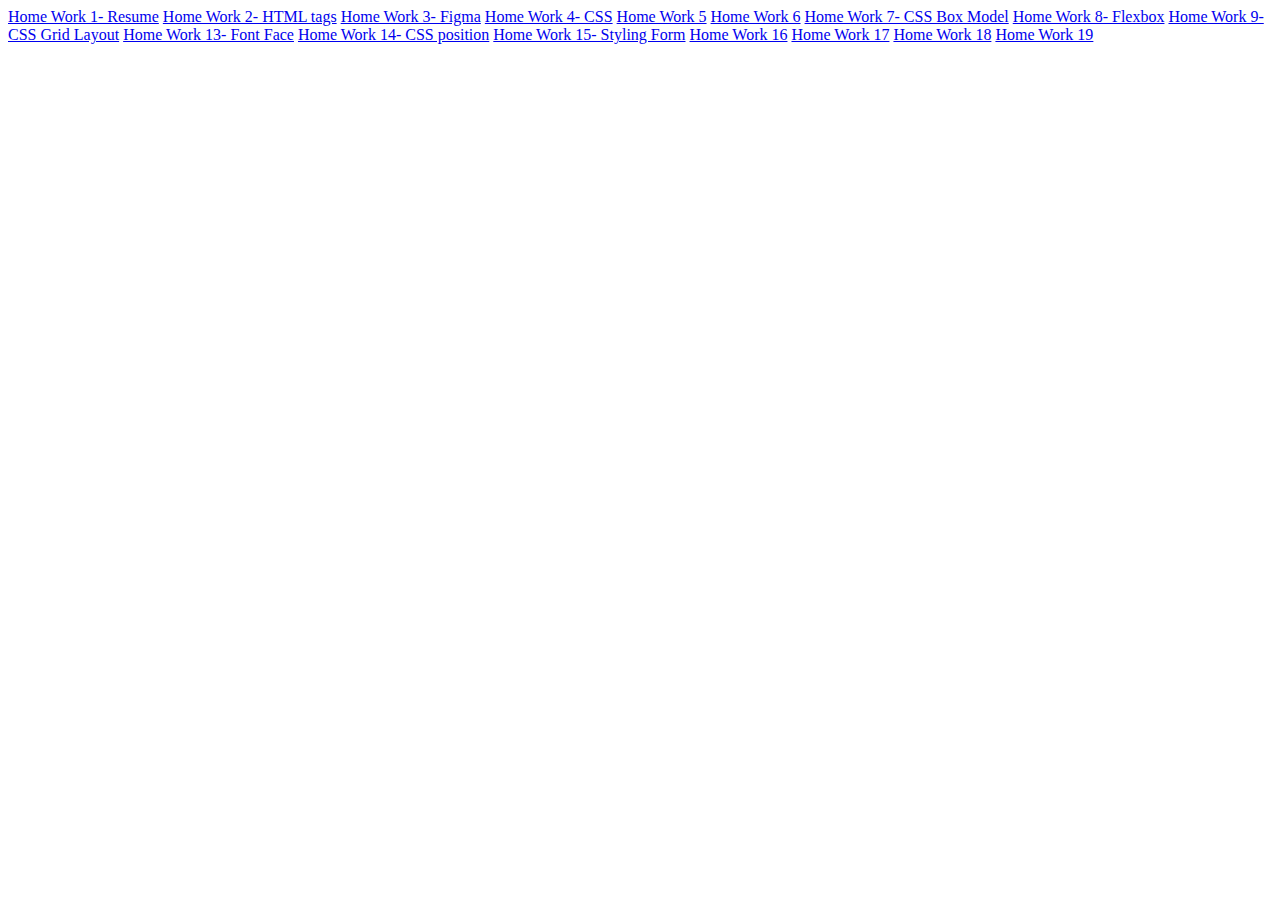
<file: index.html>
<!DOCTYPE html>
<html lang="en">
  <head>
    <meta charset="UTF-8" />
    <title>Home Work</title>
  </head>
  <body>
    <a href="hw_1/index.html">Home Work 1- Resume</a>
    <a href="hw_2/index.html">Home Work 2- HTML tags</a>
    <a href="hw_3/index.html">Home Work 3- Figma</a>
    <a href="hw_4/index.html">Home Work 4- CSS</a>
    <a href="#">Home Work 5</a>
    <a href="#">Home Work 6</a>
    <a href="hw_7/index.html">Home Work 7- CSS Box Model</a>
    <a href="hw_8/index.html">Home Work 8- Flexbox</a>
    <a href="hw_9/index.html">Home Work 9- CSS Grid Layout</a>
    <a href="hw_13/index.html">Home Work 13- Font Face</a>
    <a href="hw_14/index.html">Home Work 14- CSS position</a>
    <a href="hw_15/index.html">Home Work 15- Styling Form</a>
    <a href="#">Home Work 16</a>
    <a href="#">Home Work 17</a>
    <a href="#">Home Work 18</a>
    <a href="#">Home Work 19</a>
  </body>
</html>
</file>
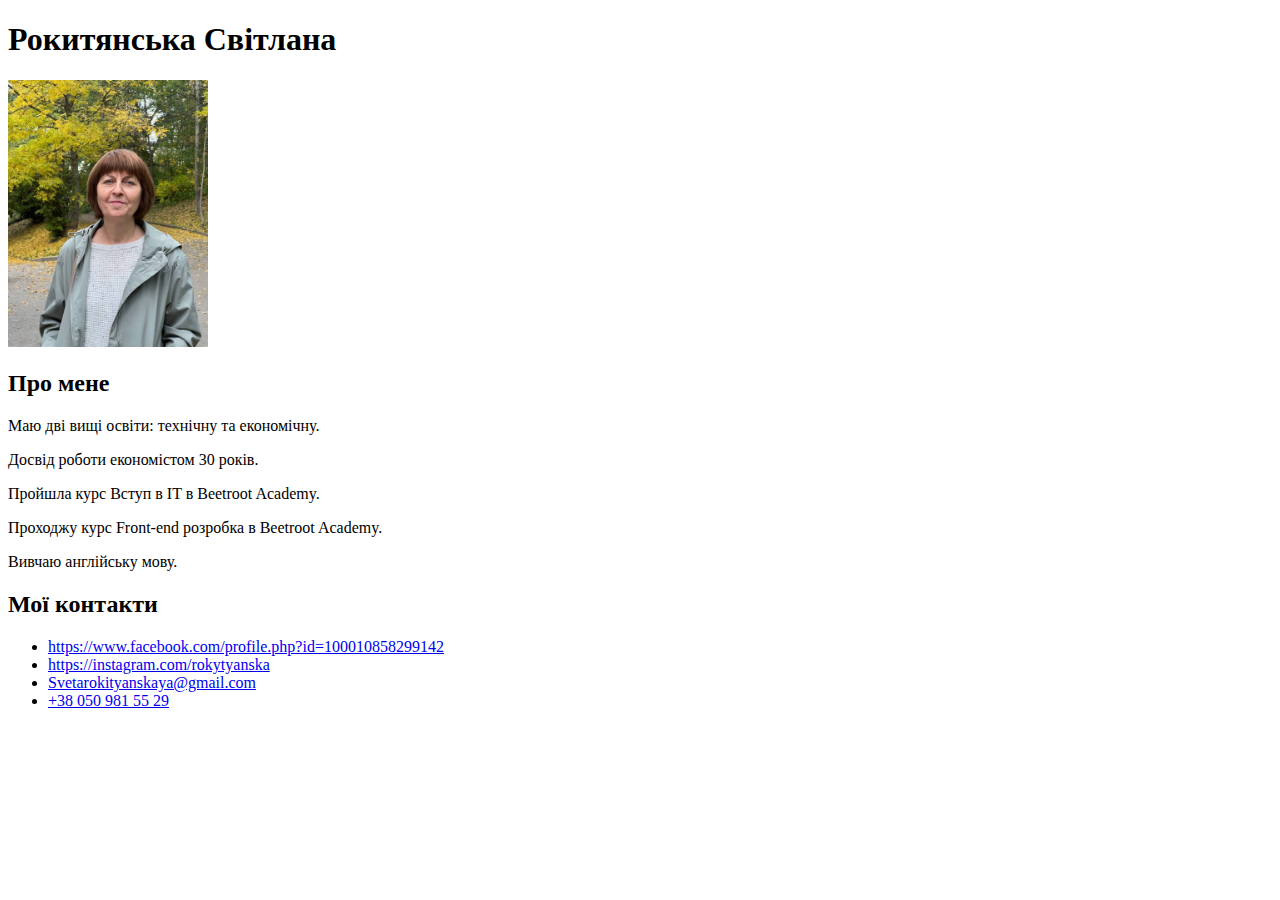
<file: hw_1/index.html>
<!DOCTYPE html>
<html lang="uk">
<head>
    <meta charset="UTF-8">
    <title>HW1</title>
</head>
<body>
<h1>Рокитянська Світлана</h1>
<img src="./images/photo_2022-11-05_14-26-53.jpg" alt="Моє фото" width="200">  
<h2>Про мене</h2>
    <p>Маю дві вищі освіти: технічну та економічну.</p>
    <p>Досвід роботи економістом 30 років.</p>   
    <p>Пройшла курс Вступ в IT в Beetroot Academy.</p> 
    <p>Проходжу курс Front-end розробка в Beetroot Academy.</p>
    <p>Вивчаю англійську мову.</p>
  <h2>Мої контакти</h2>   
    <ul>
      <li><a href="https://www.facebook.com/profile.php?id=100010858299142">https://www.facebook.com/profile.php?id=100010858299142</a></li>
      <li><a href="https://instagram.com/rokytyanska">https://instagram.com/rokytyanska</a></li>
      <li><a href="mailto:Svetarokityanskaya@gmail.com">Svetarokityanskaya@gmail.com</a></li>
      <li><a href="tel:+380509815529">+38 050 981 55 29</a></li>
    </ul>
  </body>
</html>
</file>
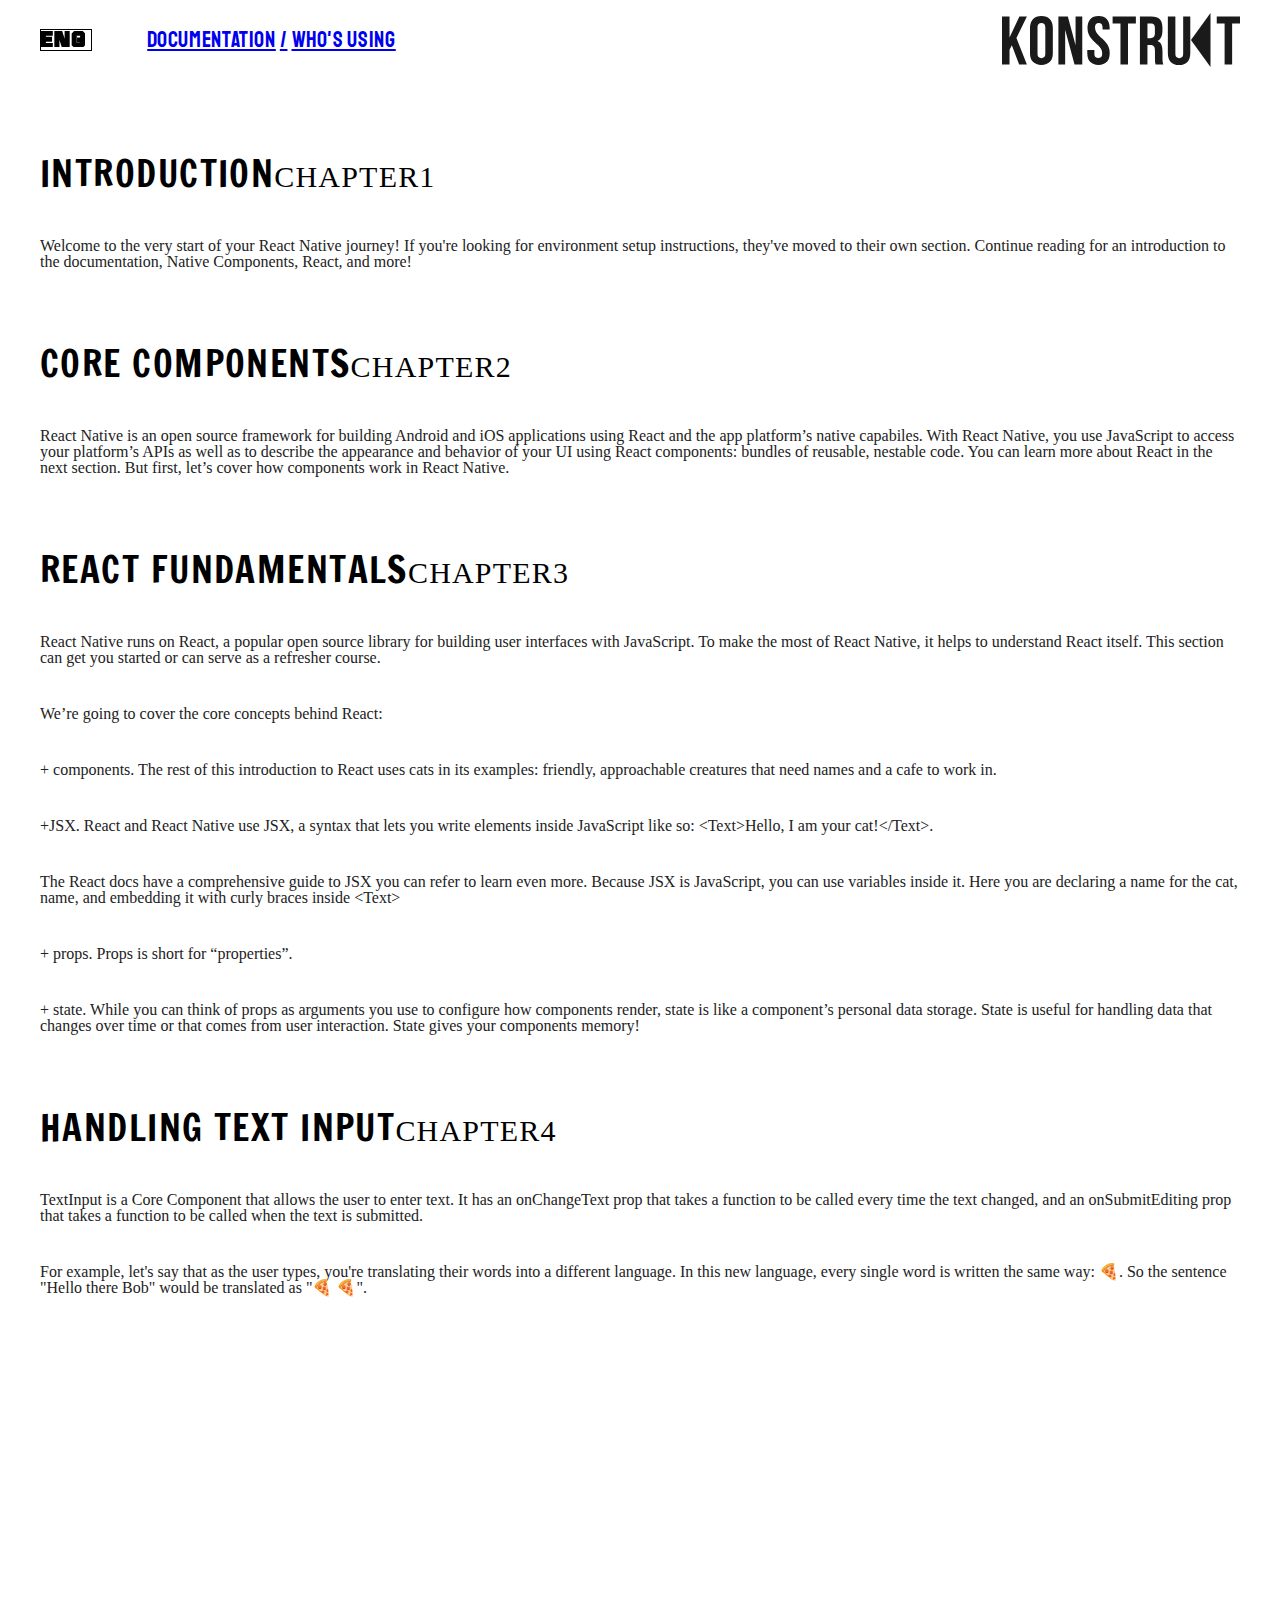
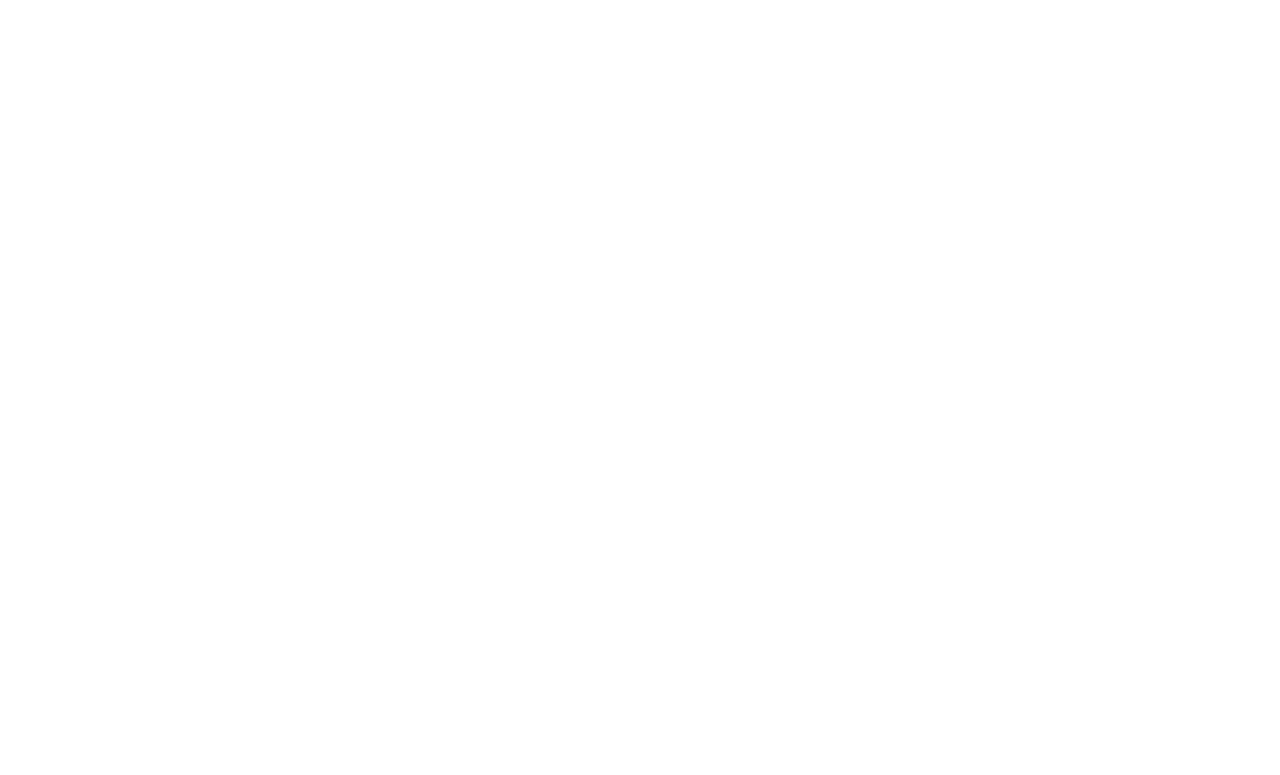
<file: hw_13/index.html>
<!DOCTYPE html>
<html lang="en">
<head>
    <meta charset="UTF-8">
    <meta http-equiv="X-UA-Compatible" content="IE=edge">
    <meta name="viewport" content="width=device-width, initial-scale=1.0">
    <link rel="preconnect" href="https://fonts.googleapis.com">
    <link rel="preconnect" href="https://fonts.gstatic.com" crossorigin>
    <link href="https://fonts.googleapis.com/css2?family=Delius+Unicase&family=Open+Sans:ital,wght@0,300;0,400;0,500;0,600;0,700;0,800;1,300;1,400;1,500;1,600;1,700;1,800&family=Raleway:wght@700&family=Roboto:wght@900&family=Staatliches&display=swap" rel="stylesheet">
    <link rel="preconnect" href="https://fonts.googleapis.com">
    <link rel="preconnect" href="https://fonts.gstatic.com" crossorigin>
    <link href="https://fonts.googleapis.com/css2?family=Delius+Unicase&family=Francois+One&family=Open+Sans:ital,wght@0,300;0,400;0,500;0,600;0,700;0,800;1,300;1,400;1,500;1,600;1,700;1,800&family=Raleway:wght@700&family=Roboto:wght@900&family=Staatliches&display=swap" rel="stylesheet">
    <link rel="preconnect" href="https://fonts.googleapis.com">
    <link rel="preconnect" href="https://fonts.gstatic.com" crossorigin>
    <link href="https://fonts.googleapis.com/css2?family=Delius+Unicase&family=Francois+One&family=Open+Sans:ital,wght@0,300;0,400;0,500;0,600;0,700;0,800;1,300;1,400;1,500;1,600;1,700;1,800&family=PT+Sans&family=Raleway:wght@700&family=Roboto:wght@900&family=Staatliches&display=swap" rel="stylesheet">
    <link  href="./reset.css" rel="stylesheet"/>
    <link  href="style.css" rel="stylesheet"/>
    <title>Document</title>
</head>
<body class="container">
   <header >
      <div class="logo">
        <img src="./images/logo.svg" alt="logo">
      </div>
        <nav class="nav">
          <ul>
            <li><a href="#">Documentation</a></li>
            <li><a href="#">/</a></li>
            <li><a href="#">Who's using</a></li>
          </ul>
        </nav>
        <div class="companylogo">
            <img src="./images/company-logo-black.svg" alt="logo">
        </div> 
    </header>
    <main>
      <div class="chahter">
         <h1 class="title">Introduction<span>Chapter1</span></h1>
         <p class="text">Welcome to the very start of your React Native journey!
           If you're looking for environment setup instructions, they've moved to their
            own section. Continue reading for an introduction to the documentation,
             Native Components, React, and more!</p>
      </div>
      <div class="chahter">
         <h1 class="title">core components<span>Chapter2</span></h1>
         <p class="text">React Native is an open source framework for building
           Android and iOS applications using React and the app platform’s native 
           capabiles. With React Native, you use JavaScript to access your platform’s 
           APIs as well as to describe the appearance and behavior of your UI using 
           React components: bundles of reusable, nestable code. You can learn more
            about React in the next section. But first, let’s cover how components 
            work in React Native.</p>
      </div>    
      <div class="chahter">
         <h1 class="title">react fundamentals<span>Chapter3</span></h1>
         <p class="text">React Native runs on React, a popular open source library
           for building user interfaces with JavaScript. To make the most of React Native,
            it helps to understand React itself. This section can get you started or can
            serve as a refresher course.</p>
          <p class="text">We’re going to cover the core concepts behind React:</p>
          <p class="text">+ components. The rest of this introduction to React uses cats in its examples:
               friendly, approachable creatures that need names and a cafe to work in.</p>
          <p class="text">+JSX. React and React Native use JSX, a syntax that lets you write elements
               inside JavaScript like so:  &lt;Text&gt;Hello, I am your cat!&lt;/Text&gt;.</p>  
          <p class="text">The React docs have a comprehensive guide to JSX you can refer to learn even
               more. Because JSX is JavaScript, you can use variables inside it. Here you
                are declaring a name for the cat, name, and embedding it with curly braces
                 inside &lt;Text&gt;</p> 
          <p class="text">+ props. Props is short for “properties”.</p>      
          <p class="text">+ state. While you can think of props as arguments you use to configure how 
              components render, state is like a component’s personal data storage. State 
              is useful for handling data that changes over time or that comes from user
               interaction. State gives your components memory!</p>  
      </div>       
      <div class="chahter">
        <h1 class="title">handling text input<span>Chapter4</span></h1>
        <p class="text">TextInput is a Core Component that allows the user to enter text. It has an 
          onChangeText prop that takes a function to be called every time the text
           changed, and an onSubmitEditing prop that takes a function to be called
            when the text is submitted.</p>
        <p class="text">For example, let's say that as the user types, you're translating their 
          words into a different language. In this new language, every single word 
          is written the same way: 🍕. So the sentence "Hello there Bob" would be 
          translated as "🍕 🍕".</p>    
      </div>
    </main>
  </body>
</html>
</file>
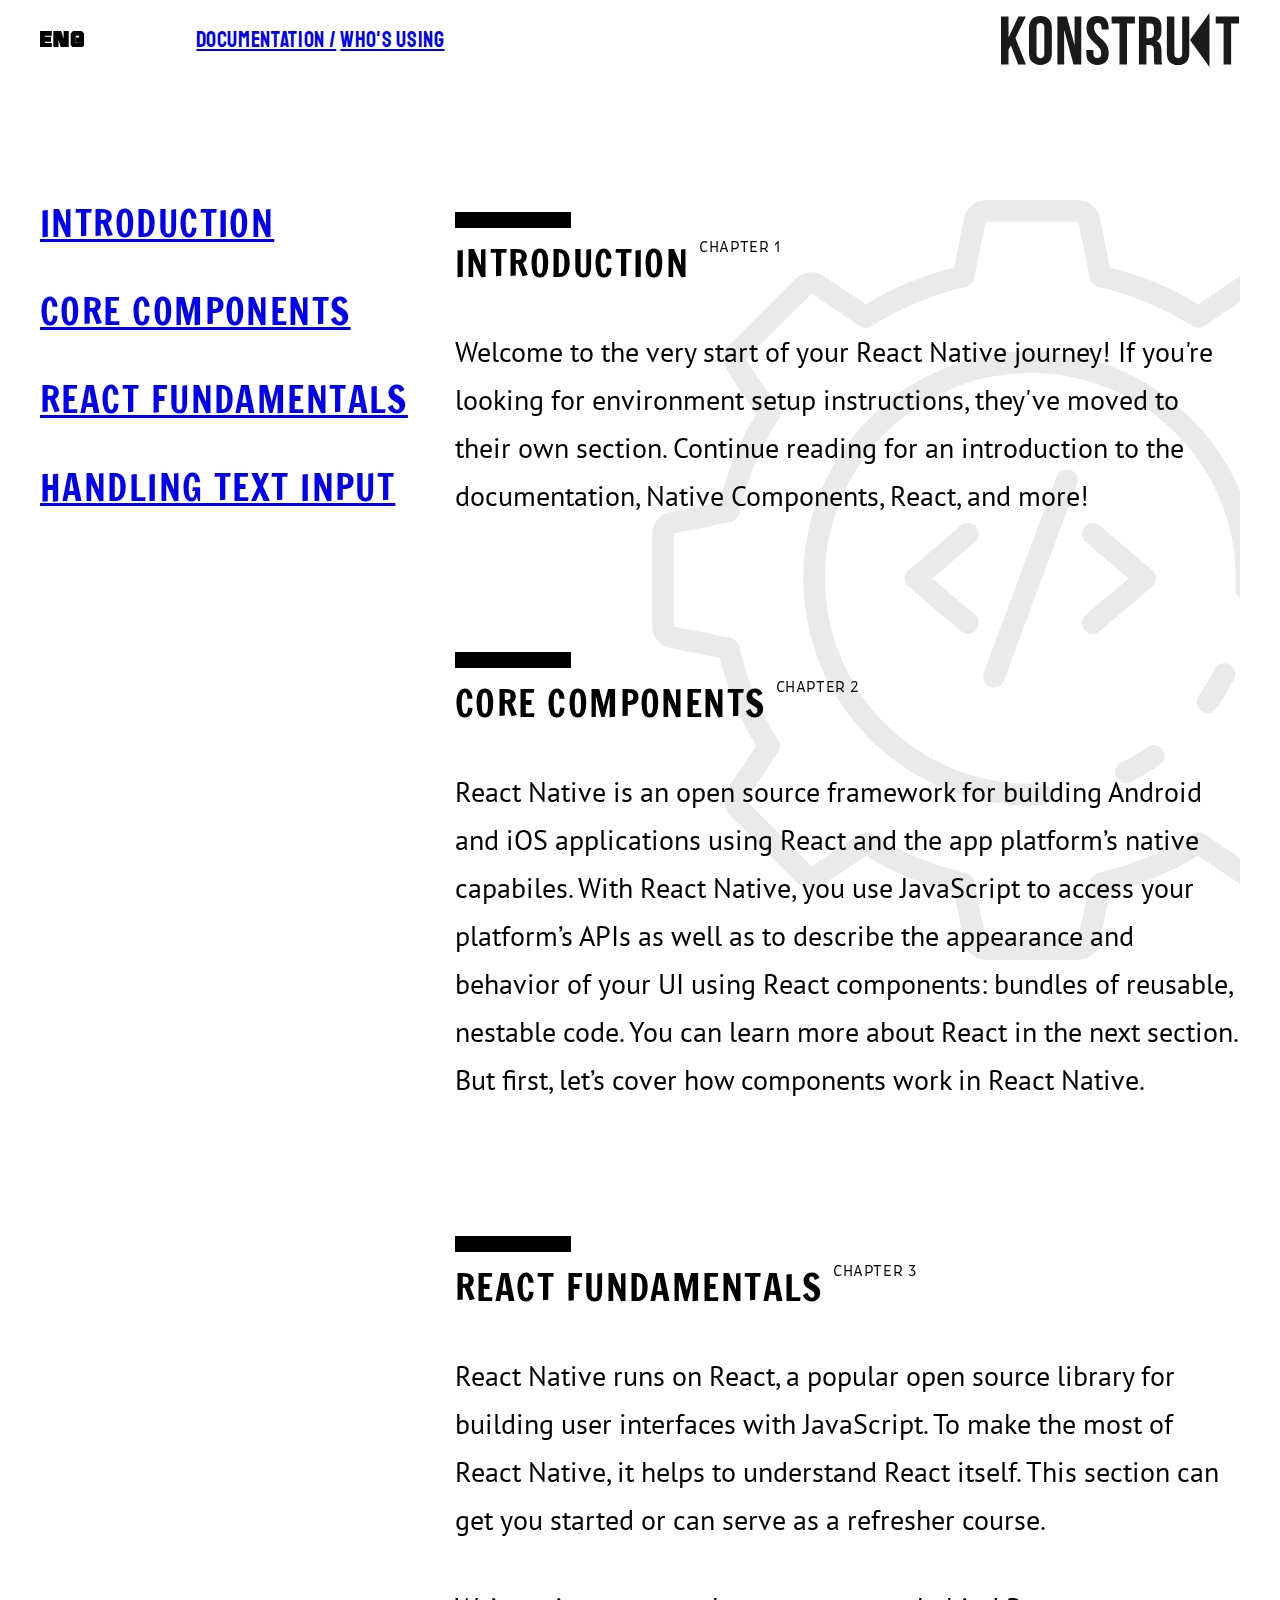
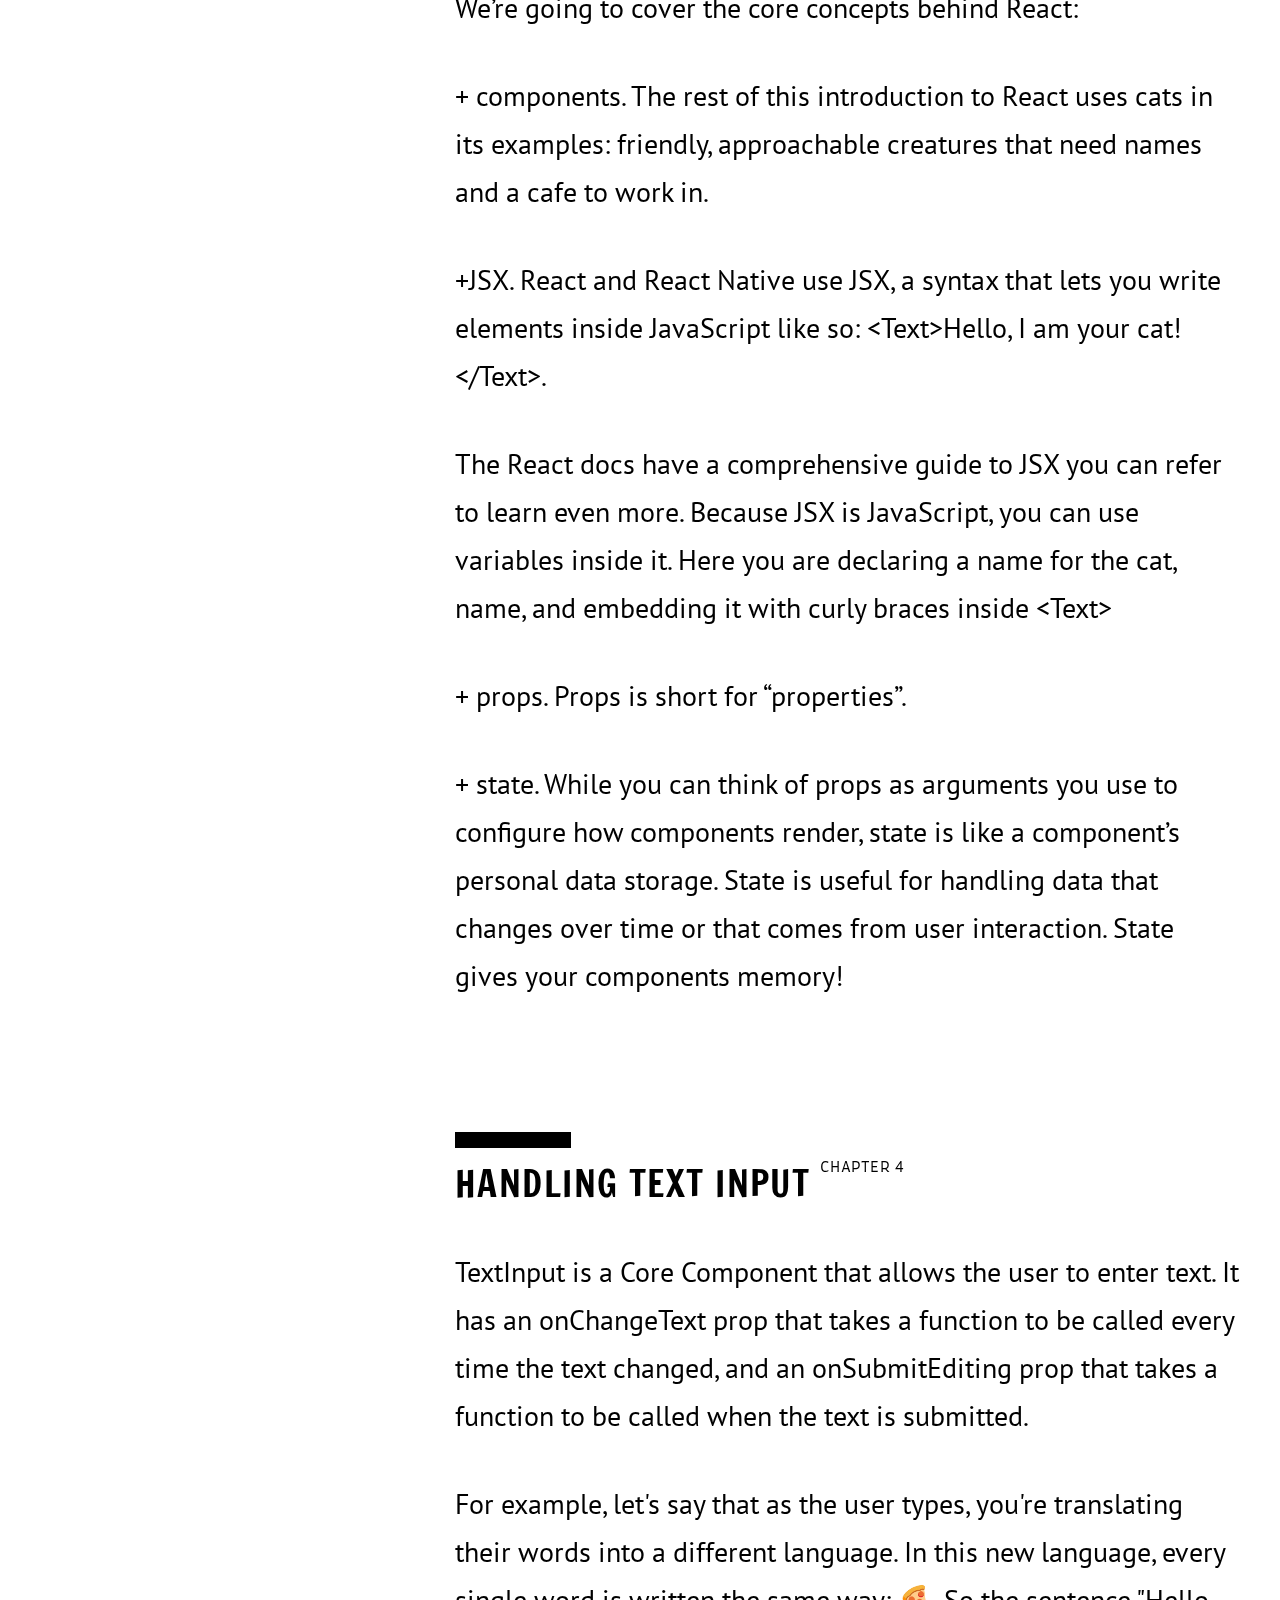
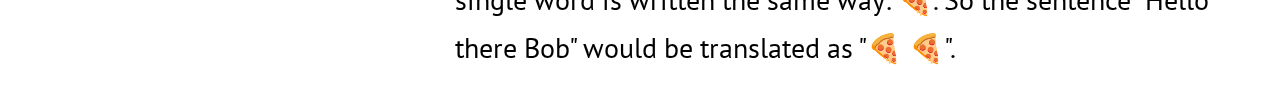
<file: hw_14/index.html>
<!DOCTYPE html>
<html lang="en">
<head>
    <meta charset="UTF-8">
    <meta http-equiv="X-UA-Compatible" content="IE=edge">
    <meta name="viewport" content="width=device-width, initial-scale=1.0">
    <link rel="preconnect" href="https://fonts.googleapis.com">
    <link rel="preconnect" href="https://fonts.gstatic.com" crossorigin>
    <link href="https://fonts.googleapis.com/css2?family=Delius+Unicase&family=Open+Sans:ital,wght@0,300;0,400;0,500;0,600;0,700;0,800;1,300;1,400;1,500;1,600;1,700;1,800&family=Raleway:wght@700&family=Roboto:wght@900&family=Staatliches&display=swap" rel="stylesheet">
    <link rel="preconnect" href="https://fonts.googleapis.com">
    <link rel="preconnect" href="https://fonts.gstatic.com" crossorigin>
    <link href="https://fonts.googleapis.com/css2?family=Delius+Unicase&family=Francois+One&family=Open+Sans:ital,wght@0,300;0,400;0,500;0,600;0,700;0,800;1,300;1,400;1,500;1,600;1,700;1,800&family=Raleway:wght@700&family=Roboto:wght@900&family=Staatliches&display=swap" rel="stylesheet">
    <link rel="preconnect" href="https://fonts.googleapis.com">
    <link rel="preconnect" href="https://fonts.gstatic.com" crossorigin>
    <link href="https://fonts.googleapis.com/css2?family=Delius+Unicase&family=Francois+One&family=Open+Sans:ital,wght@0,300;0,400;0,500;0,600;0,700;0,800;1,300;1,400;1,500;1,600;1,700;1,800&family=PT+Sans&family=Raleway:wght@700&family=Roboto:wght@900&family=Staatliches&display=swap" rel="stylesheet">
    <link rel="preconnect" href="https://fonts.googleapis.com">
    <link rel="preconnect" href="https://fonts.gstatic.com" crossorigin>
    <link href="https://fonts.googleapis.com/css2?family=Delius+Unicase&family=Farro:wght@300&family=Francois+One&family=Montserrat:wght@300;400&family=Open+Sans:ital,wght@0,300;0,400;0,500;0,600;0,700;0,800;1,300;1,400;1,500;1,600;1,700;1,800&family=PT+Sans&family=Raleway:wght@700&family=Roboto:wght@400;500;900&family=Staatliches&display=swap" rel="stylesheet">
    <link  href="./reset.css" rel="stylesheet"/>
    <link  href="style.css" rel="stylesheet"/>
    <title>Documentation</title>
</head>
<body >
   <header class="container">
      <div class="logo">
        <img src="./images/logo.svg" alt="logo">
      </div>
        <nav class="nav-menu">
          <ul>
            <li><a href="#">Documentation</a></li>
            <li><a href="#">Who's using</a></li>
          </ul>
        </nav>
        <div class="companylogo">
            <img src="./images/company-logo-black.svg" alt="logo">
        </div> 
    </header>
    <main class="container">
      <div class="sidebar">
        <nav>
        <ul>
          <li><a href="#">Introduction</a></li>
          <li><a href="#">core components</a></li>
          <li><a href="#">react fundamentals</a></li>
          <li><a href="#">handling text input</a></li>
        </ul>
        </nav>
      </div>
      <div class="content">
      <div class="item">
         <h2 class="title">Introduction<span>Chapter 1</span></h2>
         <p class="text">Welcome to the very start of your React Native journey!
           If you're looking for environment setup instructions, they've moved to their
            own section. Continue reading for an introduction to the documentation,
             Native Components, React, and more!</p>
      </div>
      <div class="item">
         <h2 class="title">core components<span>Chapter 2</span></h2>
         <p class="text">React Native is an open source framework for building
           Android and iOS applications using React and the app platform’s native 
           capabiles. With React Native, you use JavaScript to access your platform’s 
           APIs as well as to describe the appearance and behavior of your UI using 
           React components: bundles of reusable, nestable code. You can learn more
            about React in the next section. But first, let’s cover how components 
            work in React Native.</p>
      </div>    
      <div class="item">
         <h2 class="title">react fundamentals<span>Chapter 3</span></h2>
         <p class="text">React Native runs on React, a popular open source library
           for building user interfaces with JavaScript. To make the most of React Native,
            it helps to understand React itself. This section can get you started or can
            serve as a refresher course.</p>
          <p class="text">We’re going to cover the core concepts behind React:</p>
          <p class="text">+ components. The rest of this introduction to React uses cats in its examples:
               friendly, approachable creatures that need names and a cafe to work in.</p>
          <p class="text">+JSX. React and React Native use JSX, a syntax that lets you write elements
               inside JavaScript like so:  &lt;Text&gt;Hello, I am your cat!&lt;/Text&gt;.</p>  
          <p class="text">The React docs have a comprehensive guide to JSX you can refer to learn even
               more. Because JSX is JavaScript, you can use variables inside it. Here you
                are declaring a name for the cat, name, and embedding it with curly braces
                 inside &lt;Text&gt;</p> 
          <p class="text">+ props. Props is short for “properties”.</p>      
          <p class="text">+ state. While you can think of props as arguments you use to configure how 
              components render, state is like a component’s personal data storage. State 
              is useful for handling data that changes over time or that comes from user
               interaction. State gives your components memory!</p>  
      </div>       
      <div class="item">
        <h2 class="title">handling text input<span>Chapter 4</span></h2>
        <p class="text">TextInput is a Core Component that allows the user to enter text. It has an 
          onChangeText prop that takes a function to be called every time the text
           changed, and an onSubmitEditing prop that takes a function to be called
            when the text is submitted.</p>
        <p class="text">For example, let's say that as the user types, you're translating their 
          words into a different language. In this new language, every single word 
          is written the same way: 🍕. So the sentence "Hello there Bob" would be 
          translated as "🍕 🍕".</p>    
      </div>
     </div>
    </main>
  </body>
</html>
</file>
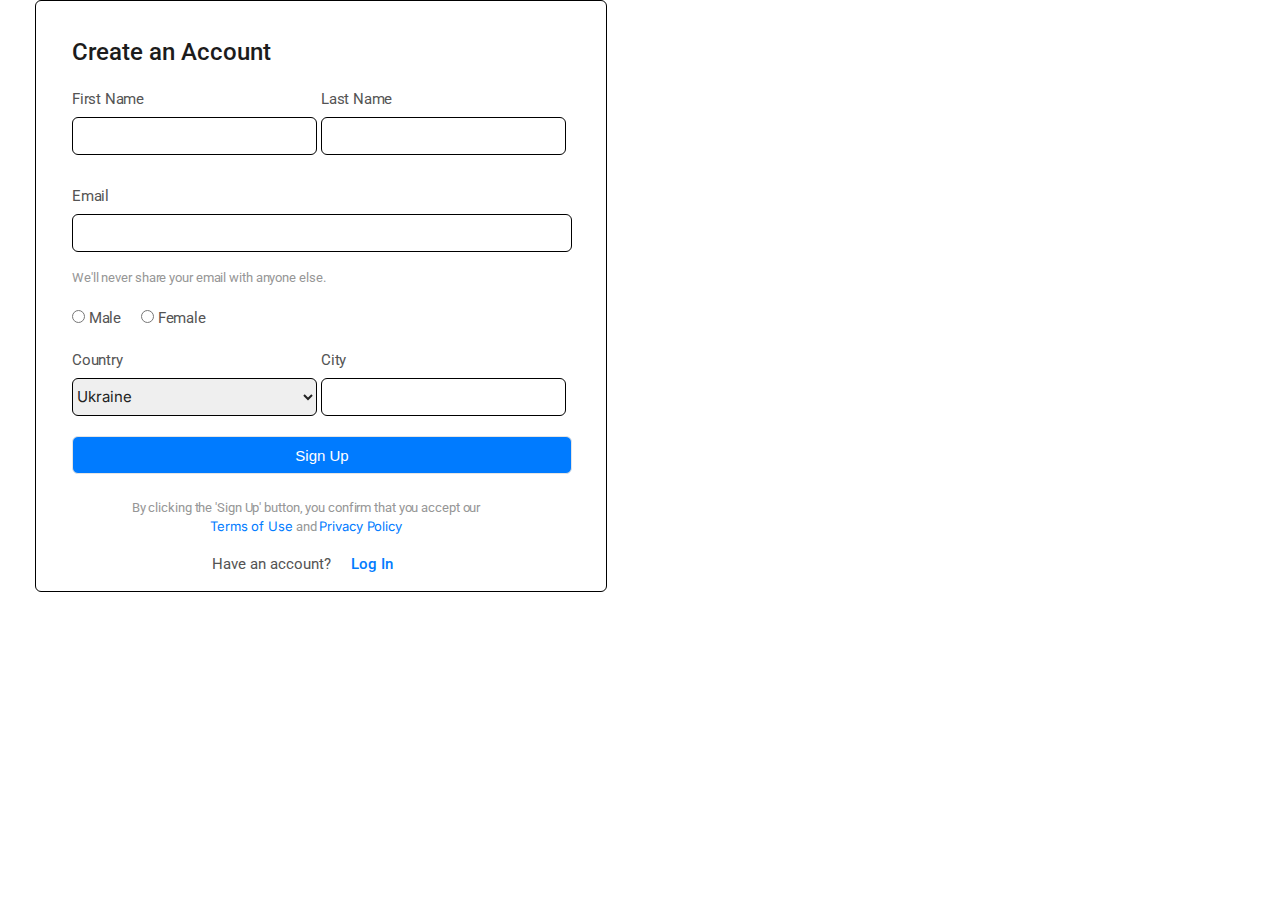
<file: hw_15/index.html>
<!DOCTYPE html>
<html lang="en">
<head>
    <meta charset="UTF-8">
    <meta http-equiv="X-UA-Compatible" content="IE=edge">
    <meta name="viewport" content="width=device-width, initial-scale=1.0">
    <link rel="preconnect" href="https://fonts.googleapis.com">
    <link rel="preconnect" href="https://fonts.gstatic.com" crossorigin>
    <link href="https://fonts.googleapis.com/css2?family=Delius+Unicase&family=Francois+One&family=Montserrat:wght@300;400&family=Open+Sans:ital,wght@0,300;0,400;0,500;0,600;0,700;0,800;1,300;1,400;1,500;1,600;1,700;1,800&family=PT+Sans&family=Raleway:wght@700&family=Roboto:wght@400;500;900&family=Staatliches&display=swap" rel="stylesheet">
    <link rel="preconnect" href="https://fonts.googleapis.com">
<link rel="preconnect" href="https://fonts.gstatic.com" crossorigin>
<link href="https://fonts.googleapis.com/css2?family=Delius+Unicase&family=Farro:wght@300&family=Francois+One&family=Inter&family=Montserrat:wght@300;400&family=Open+Sans:ital,wght@0,300;0,400;0,500;0,600;0,700;0,800;1,300;1,400;1,500;1,600;1,700;1,800&family=PT+Sans&family=Raleway:wght@700&family=Roboto:wght@400;500;900&family=Staatliches&display=swap" rel="stylesheet">
    <link  href="./reset.css" rel="stylesheet"/>
    <link  href="style.css" rel="stylesheet"/>
    <title>Forma</title>
</head>
<body>
  <main class="container">
    <form action="./form.php" method="GET">
      <h1 class="title">Create an Account</h1>
      <div class="form-item-first">
        <label for="First Name">First Name</label> 
        <input type="text" name="first_name" id="first-name"  class="input-field" required>
      </div>
      <div class="form-item-last">  
        <label for="Last Name">Last Name</label> 
        <input type="text" name="last_name" id="last-name" class="input-field" required>
      </div>
      <div class="email">  
        <label for="Email">Email</label> 
        <input id="email" type="text" name="email" class="input-field" required>
        <h3>We'll never share your email with anyone else.</h3>  
      </div>
      <div class="form-radio">
        <label for="Male">
        <input type="radio" name="gender" value="male">
        <span class="radio">Male</span> 
        </label>
        <label for="Female">
          <input type="radio" name="gender" value="female">
          <span class="radio">Female</span> 
        </label>
        </div>
        <div class="country">
          <label for="Country">Country</label>
          <select  id="select" name="select" required>
            <option value="">Ukraine</option>
            <option value="">Sehia</option>
            <option value="">Poland</option>
            <option value="">Germany</option>
          </select>
        </div> 
        <div class="city">
          <label for="City">City</label> 
          <input id="city" type="text" name="city" class="input-field" required>
        </div>
        <div class="btn">
            <button class="second" type="button">Sign Up</button>
        </div> 
        <div class="text">
          <h3>By clicking the 'Sign Up' button, you confirm that you accept
           our <span><a href="#">Terms of Use</a></span> and <span><a href="#">Privacy Policy</a></span></h3>
        </div>
        <div class="account">
          <h2>Have an account?</h2>
          <p>Log In</p>
        </div>
      </form>
    </main> 
  </body>
</html>
</file>
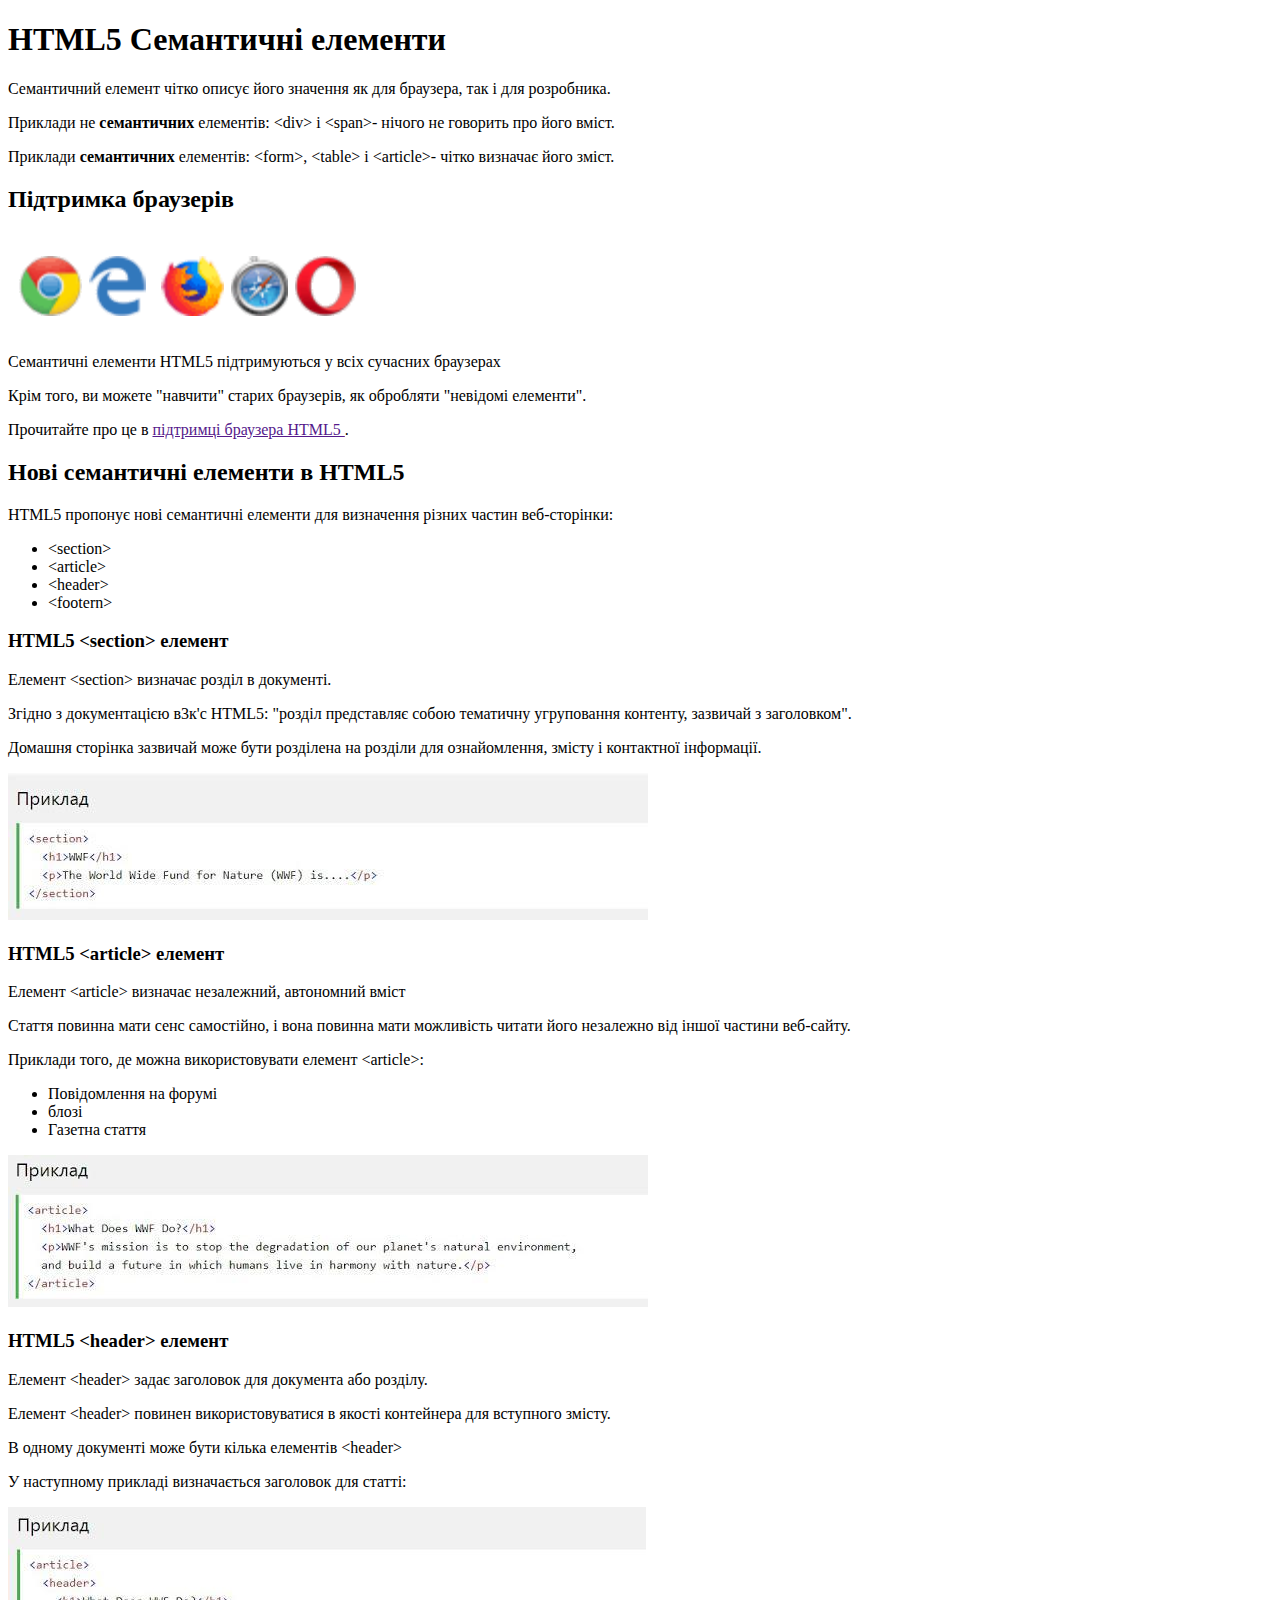
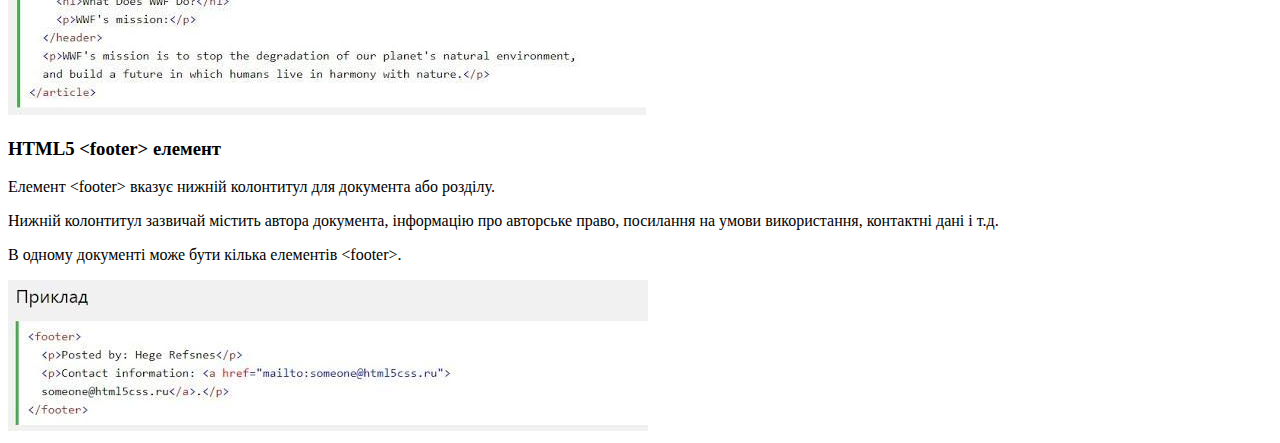
<file: hw_2/index.html>
<!DOCTYPE html>
<html lang="uk">
<head>
    <meta charset="UTF-8">
    <meta http-equiv="X-UA-Compatible" content="IE=edge">
    <meta name="viewport" content="width=device-width, initial-scale=1.0">
    <title>hw2</title>
</head>
<body>
   <h1>HTML5 Семантичні елементи</h1>
    <section>
        <p>Семантичний елемент чітко описує його значення як для браузера, так і
        для розробника.</p>
        <p>Приклади не <b>семантичних</b> елементів: &lt;div&gt; і &lt;span&gt;- нічого не говорить
        про його вміст.</p>
        <p>Приклади <b>семантичних</b> елементів: &lt;form&gt;, &lt;table&gt; і &lt;article&gt;- чітко
        визначає його зміст.</p>
    </section>  
    <section>
        <h2>Підтримка браузерів</h2>
            <img src="./images/Screenshot 2023-03-09 at 19.55.47.png" alt="Logo browsers">
            <p>Семантичні елементи HTML5 підтримуються у всіх сучасних браузерах</p>
            <p>Крім того, ви можете "навчити" старих браузерів, як обробляти "невідомі
                елементи".</p>
            <p>Прочитайте про це в <a href="">підтримці браузера HTML5 </a>.</p>
    </section>
    <article> 
        <h2>Нові семантичні елементи в HTML5</h2>
            <p>HTML5 пропонує нові семантичні елементи для визначення різних частин
                веб-сторінки:</p>
            <ul>
                <li>&lt;section&gt;</li>
                <li>&lt;article&gt;</li>
                <li>&lt;header&gt;</li>
                <li>&lt;footern&gt;</li>
            </ul>
            <h3>HTML5 &lt;section&gt; елемент</h3>
                <p>Елемент &lt;section&gt; визначає розділ в документі.</p>
                <p>Згідно з документацією в3к'с HTML5: "розділ представляє собою
                тематичну угруповання контенту, зазвичай з заголовком".</p>
                <p>Домашня сторінка зазвичай може бути розділена на розділи для
                ознайомлення, змісту і контактної інформації.</p> 
                <img src="./images/image-010.jpg" alt="Приклад">  
            <h3>HTML5 &lt;article&gt; елемент</h3>          
                <p>Елемент &lt;article&gt; визначає незалежний, автономний вміст</p>
                <p>Стаття повинна мати сенс самостійно, і вона повинна мати можливість
                читати його незалежно від іншої частини веб-сайту.</p>
                <p>Приклади того, де можна використовувати елемент &lt;article&gt;:</p>  
                <ul>
                    <li>Повідомлення на форумі</li>
                    <li>блозі</li>
                    <li>Газетна стаття</li>
                </ul>
                <img src="./images/image-011.jpg" alt="Приклад"> 
            <h3>HTML5 &lt;header&gt; елемент</h3>
                <p>Елемент &lt;header&gt; задає заголовок для документа або розділу.</p>
                <p>Елемент &lt;header&gt; повинен використовуватися в якості контейнера для
                вступного змісту.</p>
                <p>В одному документі може бути кілька елементів &lt;header&gt;</p>
                <p>У наступному прикладі визначається заголовок для статті:</p>
                <img src="./images/image-012.jpg" alt="Приклад"> 
            <h3>HTML5 &lt;footer&gt; елемент</h3>
                <p>Елемент &lt;footer&gt; вказує нижній колонтитул для документа або розділу.</p>
                <p>Нижній колонтитул зазвичай містить автора документа, інформацію про
                авторське право, посилання на умови використання, контактні дані і т.д.</p>  
                <p>В одному документі може бути кілька елементів &lt;footer&gt;.</p>
                <img src="./images/image-013.jpg" alt="Приклад">   
    </article>   
</body>
</html>
</file>
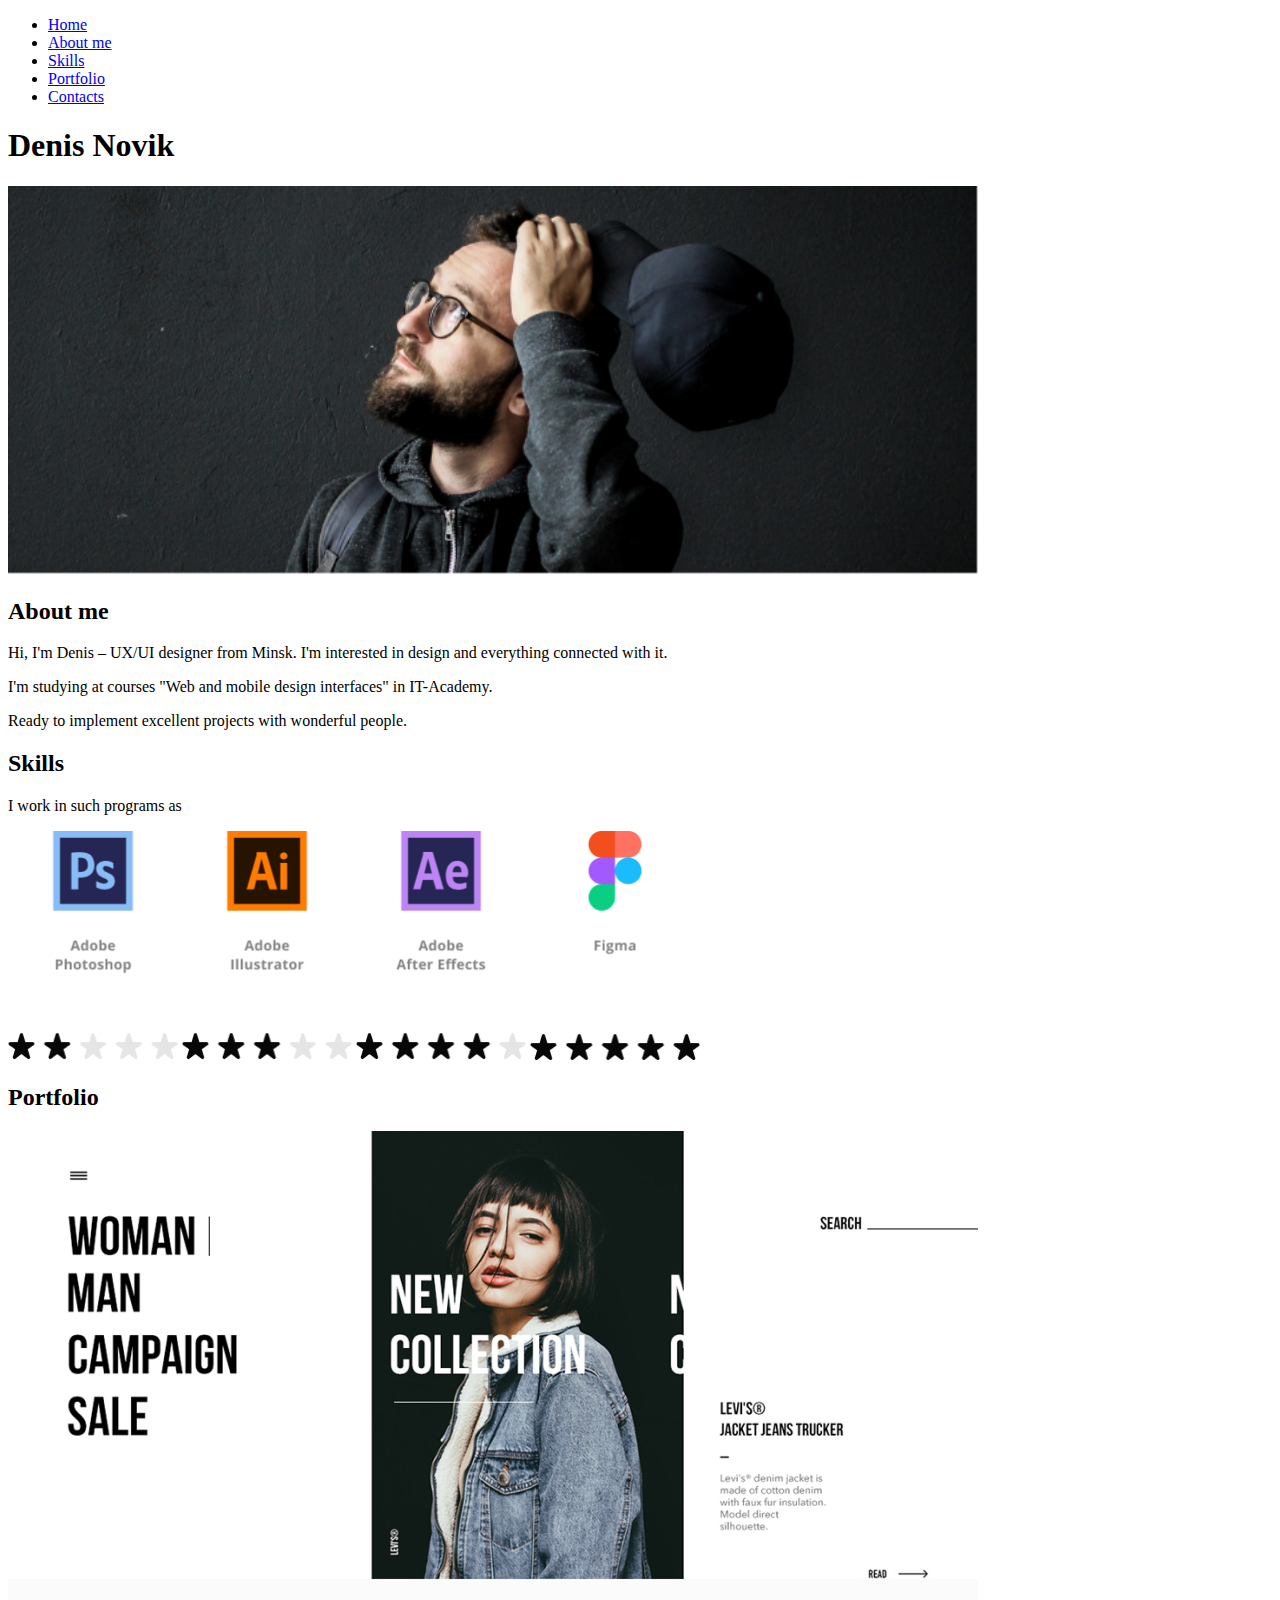
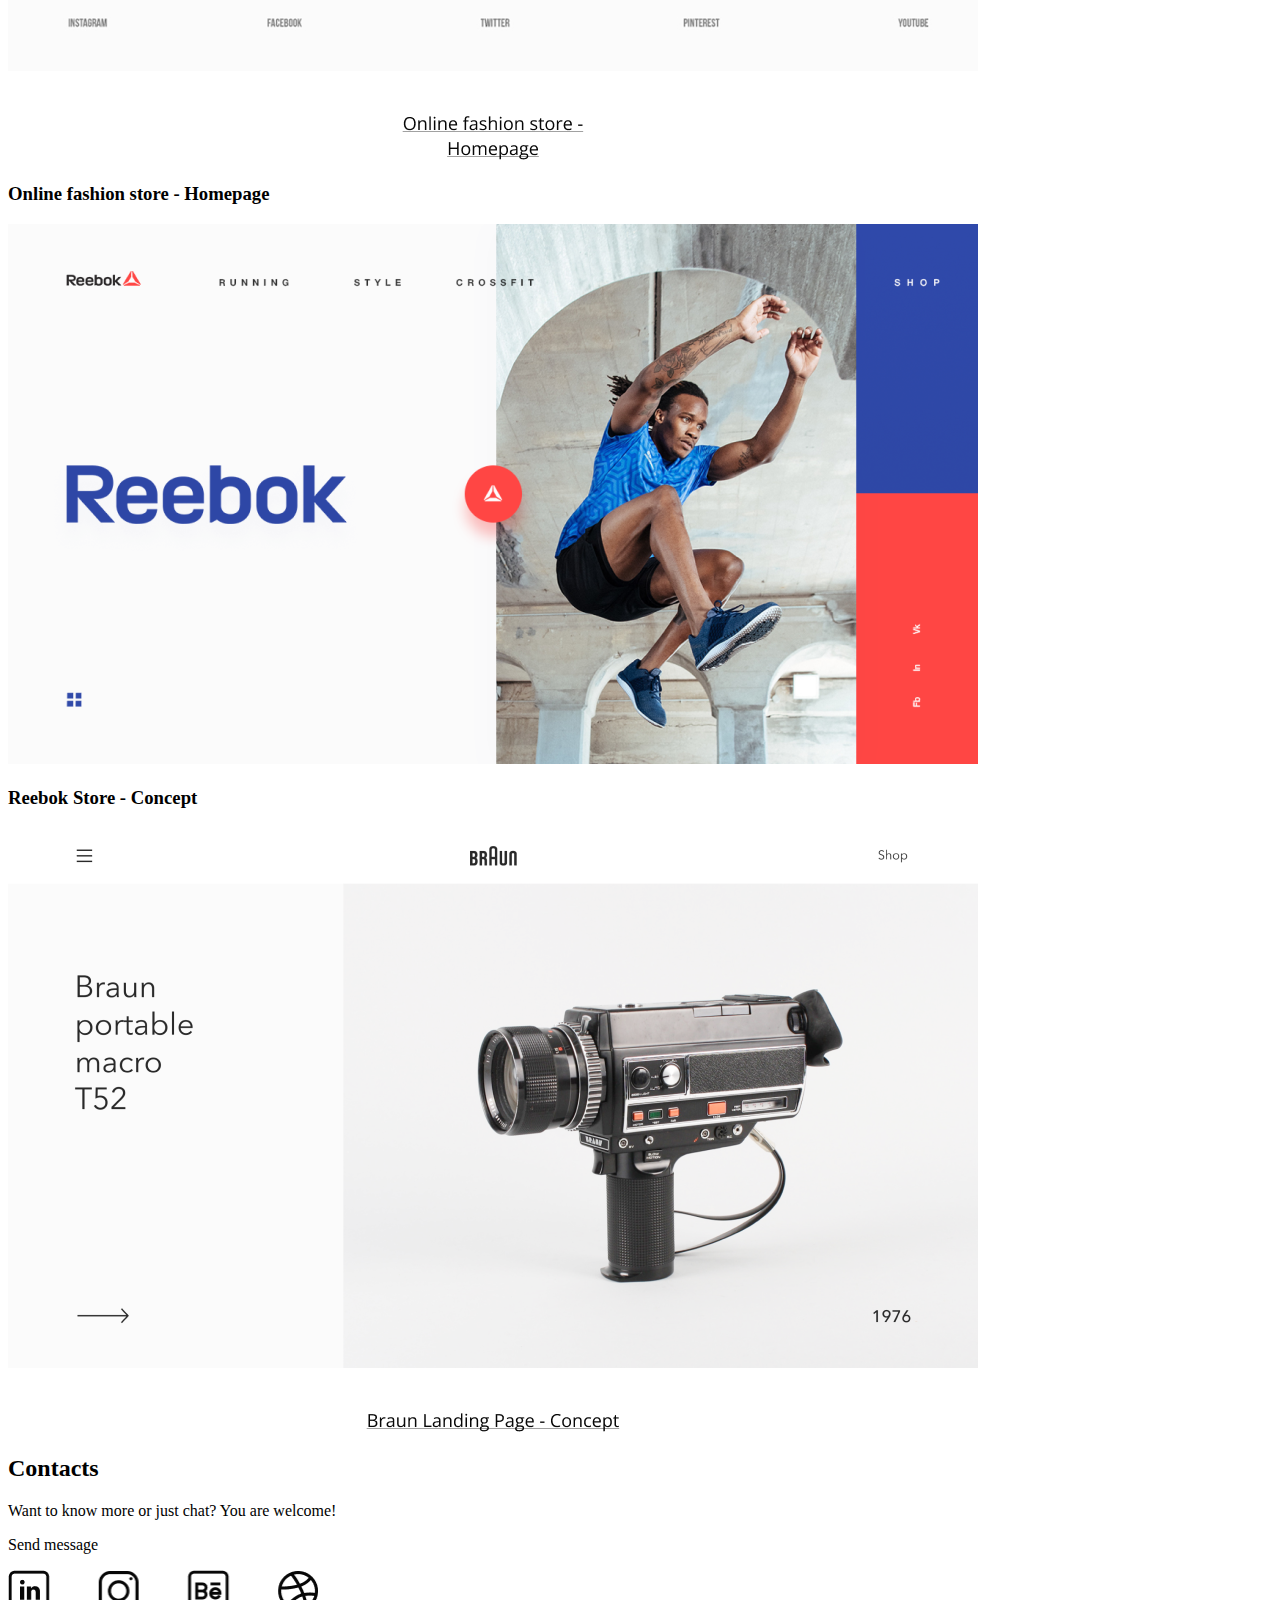
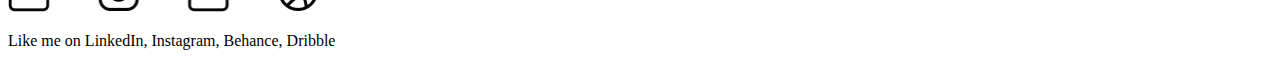
<file: hw_3/index.html>
<!DOCTYPE html>
<html lang="en">
<head>
    <meta charset="UTF-8">
    <title>HW3</title>
</head>
<body>
   <header>
        <nav>
            <ul>
                <li><a href="#">Home</a></li>
                <li><a href="#">About me</a></li>
                <li><a href="#">Skills</a></li>
                <li><a href="#">Portfolio</a></li>
                <li><a href="#">Contacts</a></li>
            </ul>
        </nav>
   </header> 
   <main>
        <h1>Denis Novik</h1>
            <img src="./images/photo Denis.png" alt="фото Denis Novik" width="970">  
        <h2>About me</h2> 
            <p> Hi, I'm Denis – UX/UI designer from Minsk.
            I'm interested in design and everything connected with it.</p>
            <p>I'm studying at courses "Web and mobile design 
            interfaces" in IT-Academy.</p>  
            <p>Ready to implement excellent projects
            with wonderful people.</p>
        <h2>Skills</h2>
            <p>I work in such programs as</p>
            <img src="./images/Ps.png" alt="фото Ps" width="170"> 
            <img src="./images/Ai.png" alt="фото Ai" width="170"> 
            <img src="./images/AF.png" alt="фото Ae" width="170"> 
            <img src="./images/Figma.png" alt="фото Figma" width="170"> 
        <h2>Portfolio</h2>
            <img src="./images/Fashion-Store.png" alt="фото Fashion-Store" width="970">
        <h3>Online fashion store - Homepage</h3>
            <img src="./images/reebok_web.png" alt="фото reebok" width="970">
        <h3>Reebok Store - Concept</h3>
            <img src="./images/Braun-Landing-Page.png" alt="фото braun-landing" width="970">
      </main>   
      <footer>
         <h2>Contacts</h2>
            <p>Want to know more or just chat? 
            You are welcome!</p>
            <p>Send message</p>
            <img src="./images/Social-group.png" alt="фото Social-group" width="310"> 
            <p>Like me on
            LinkedIn, Instagram, Behance, Dribble</p>
      </footer> 
   </body>
</html>
</file>
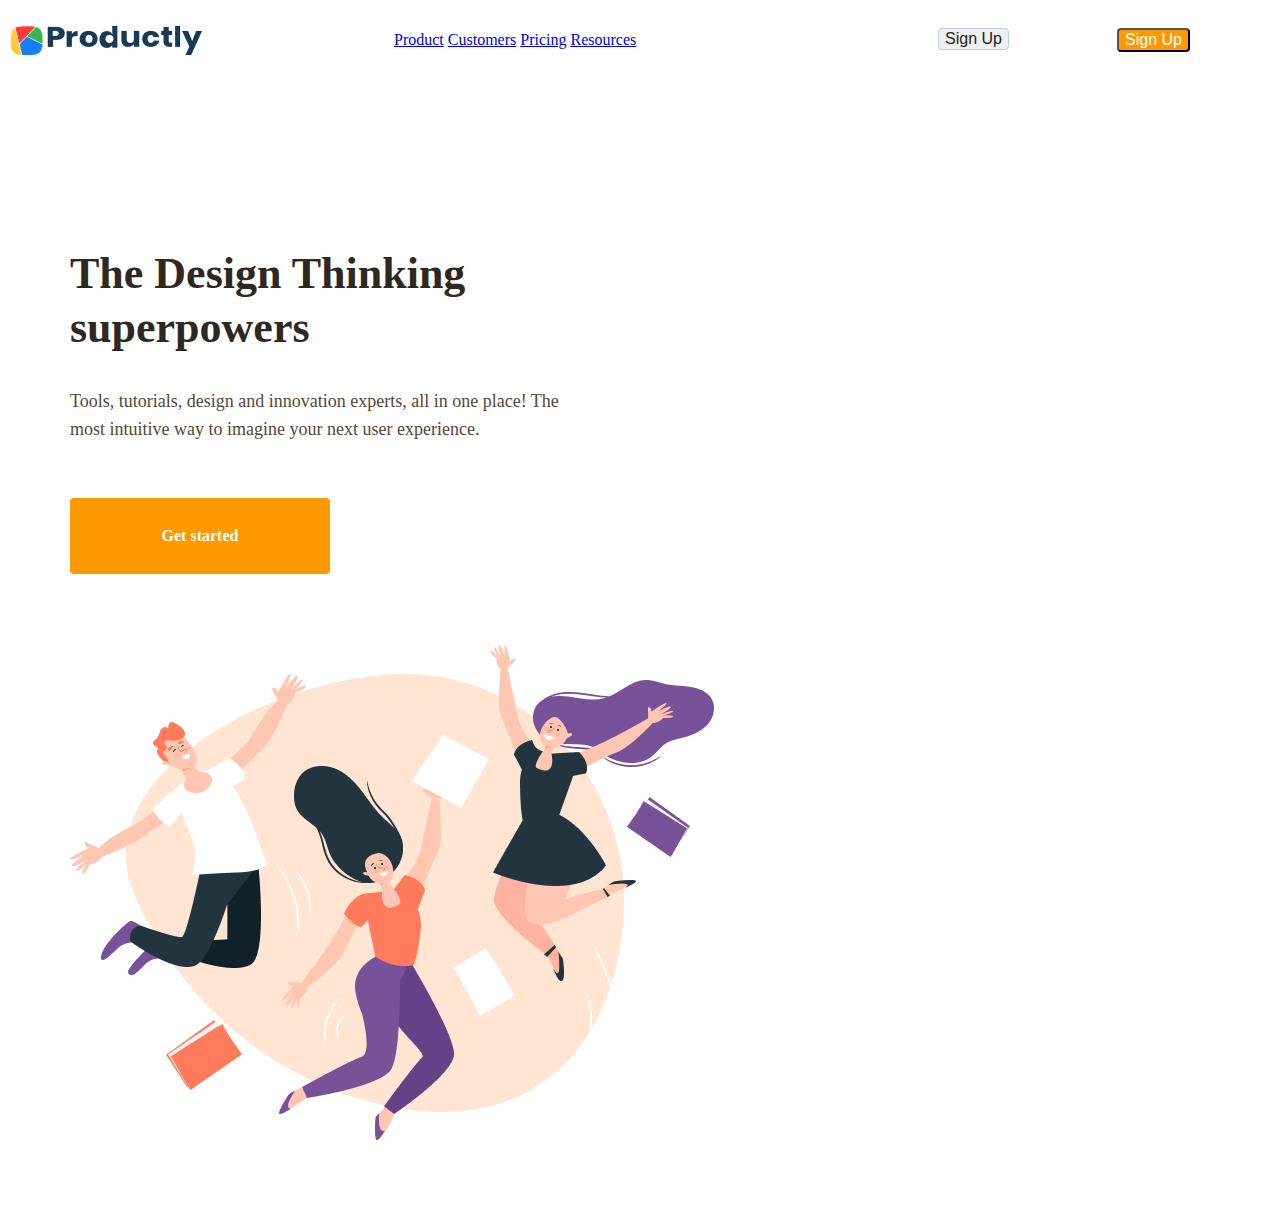
<file: hw_7/index.html>
<!DOCTYPE html>
<html lang="en">
  <head>
    <meta charset="UTF-8">
    <meta http-equiv="X-UA-Compatible" content="IE=edge">
    <meta name="viewport" content="width=device-width, initial-scale=1.0">
    <link rel="preconnect" href="https://fonts.googleapis.com">
    <link rel="preconnect" href="https://fonts.gstatic.com" crossorigin>
    <link href="https://fonts.googleapis.com/css2?family=Open+Sans:ital,wght@0,300;0,400;0,500;0,600;0,700;0,800;1,300;1,400;1,500;1,600;1,700;1,800&family=Raleway:wght@700&family=Roboto:wght@900&display=swap" rel="stylesheet">
    <link rel="preconnect" href="https://fonts.googleapis.com">
    <link rel="preconnect" href="https://fonts.gstatic.com" crossorigin>
    <link href="https://fonts.googleapis.com/css2?family=Open+Sans:ital,wght@0,300;0,400;0,500;0,600;0,700;0,800;1,300;1,400;1,500;1,600;1,700;1,800&family=Raleway:wght@700&family=Roboto:wght@900&display=swap" rel="stylesheet">
    <link  href="./reset.css" rel="stylesheet"/>
    <link  href="style.css" rel="stylesheet"/>
    <title>Сайт</title>
  </head>
  <body>
   <header class="container">
      <div class="logo">
        <img src="./images/Bitmap.png" alt="logo">
        <img src="./images/Productly.png" alt="Productly">
      </div>
      <nav>
          <ul>
            <li><a href="#">Product</a></li>
            <li><a href="#">Customers</a></li>
            <li><a href="#">Pricing</a></li>
            <li><a href="#">Resources</a></li>
          </ul>
      </nav>
      <div class="btn">
          <button class="first" type="button">Sign Up</button>
          <button class="second" type="button">Sign Up</button>
      </div> 
    </header>
    <main class="section">
      <div class="text">
         <h1 class="title">The Design Thinking superpowers</h1>
         <p class="subtitle">Tools, tutorials, design and innovation experts, all in one place! 
          The most intuitive way to imagine your next user experience.</p>
         <div class="button-large">
            <button class="third" type="button">Get started</button>
         </div>
      </div>
      <div class="img">
         <img src="./images/Image.png" alt="People">
      </div>
    </main>
  </body>
 </html>
</file>
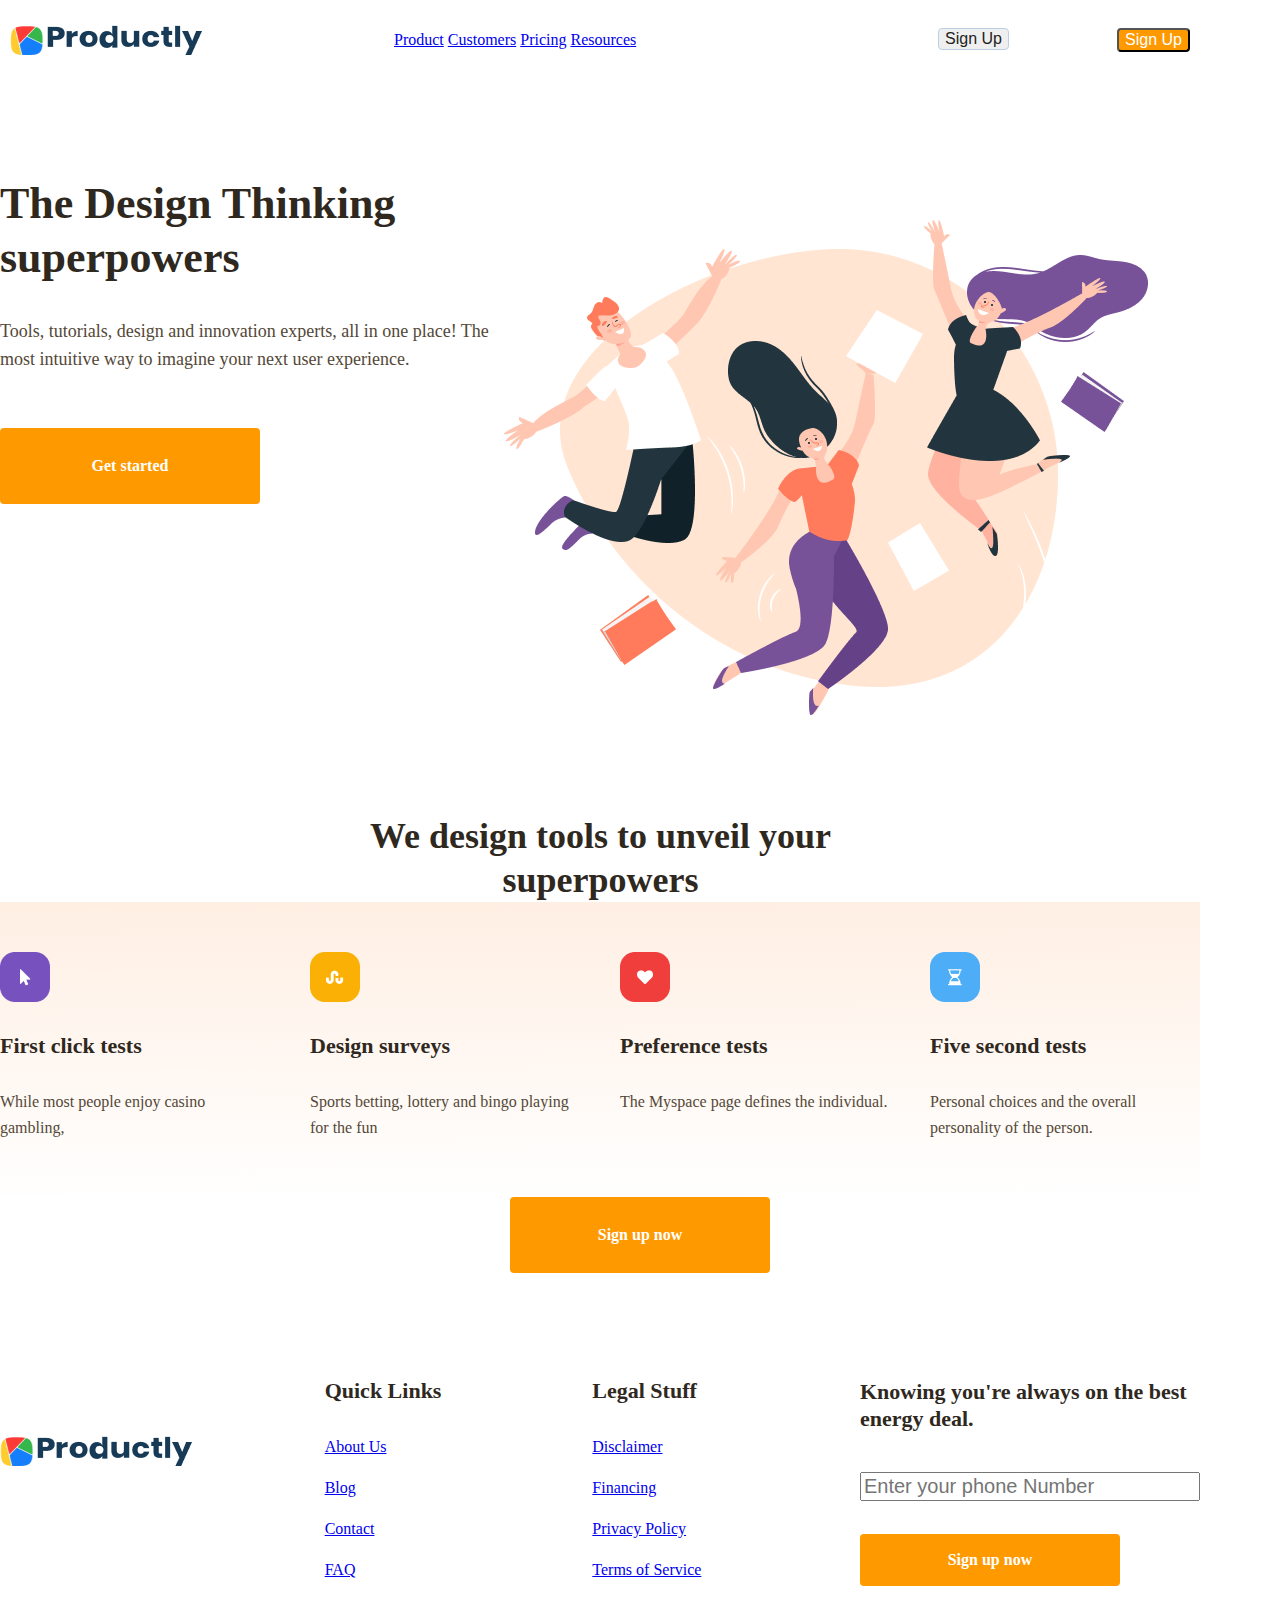
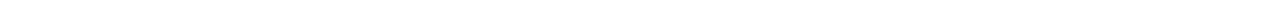
<file: hw_8/index.html>
<!DOCTYPE html>
<html lang="en">
<head>
    <meta charset="UTF-8">
    <meta http-equiv="X-UA-Compatible" content="IE=edge">
    <meta name="viewport" content="width=device-width, initial-scale=1.0">
    <link rel="preconnect" href="https://fonts.googleapis.com">
    <link rel="preconnect" href="https://fonts.gstatic.com" crossorigin>
    <link href="https://fonts.googleapis.com/css2?family=Open+Sans:ital,wght@0,300;0,400;0,500;0,600;0,700;0,800;1,300;1,400;1,500;1,600;1,700;1,800&family=Raleway:wght@700&family=Roboto:wght@900&display=swap" rel="stylesheet">
    <link rel="preconnect" href="https://fonts.googleapis.com">
    <link rel="preconnect" href="https://fonts.gstatic.com" crossorigin>
    <link href="https://fonts.googleapis.com/css2?family=Open+Sans:ital,wght@0,300;0,400;0,500;0,600;0,700;0,800;1,300;1,400;1,500;1,600;1,700;1,800&family=Raleway:wght@700&family=Roboto:wght@900&display=swap" rel="stylesheet">
    <link  href="./reset.css" rel="stylesheet"/>
    <link  href="style.css" rel="stylesheet"/>
    <title>Сайт</title>
</head>
<body class="container">
   <header>
      <div class="logo">
        <img src="./images/Bitmap.png" alt="logo">
        <img src="./images/Productly.png" alt="Productly">
      </div>
        <nav>
          <ul>
            <li><a href="#">Product</a></li>
            <li><a href="#">Customers</a></li>
            <li><a href="#">Pricing</a></li>
            <li><a href="#">Resources</a></li>
          </ul>
        </nav>
        <div class="btn">
            <button class="first" type="button">Sign Up</button>
            <button class="second" type="button">Sign Up</button>
        </div> 
    </header>
    <main>
      <div class="text">
         <h1 class="title">The Design Thinking superpowers</h1>
         <p class="subtitle">Tools, tutorials, design and innovation experts, all in one place! 
          The most intuitive way to imagine your next user experience.</p>
         <div class="button-large">
            <button class="third" type="button">Get started</button>
         </div>
      </div>
      <div class="img">
         <img src="./images/Image.png" alt="People">
      </div>
      
         <h2>We design tools to unveil your superpowers</h2>
       <div class="features">
         <div class="item">
          <img src="./images/icon.png" alt="icon">
          <h3>First click tests</h3>
          <span>While most people enjoy casino gambling,</span>
         </div>
         <div class="item">
          <img src="./images/icon (1).png" alt="icon">
          <h3>Design surveys</h3>
          <span>Sports betting, lottery and bingo playing for the fun</span>
          </div>
         <div class="item">
          <img src="./images/icon (3).png" alt="icon">
          <h3>Preference tests</h3>
          <span>The Myspace page defines the individual.</span> 
         </div>
         <div class="item">
          <img src="./images/icon (2).png" alt="icon">
          <h3>Five second tests</h3>
          <span>Personal choices and the overall personality of the person.</span> 
         </div>
       </div>
       <div class="button">
            <button class="four" type="button">Sign up now</button>
         </div>
    </main>
    <footer>
      <div class="logo">
        <img src="./images/Bitmap.png" alt="logo">
        <img src="./images/Productly.png" alt="Productly">
      </div>
      <div class="footer-menu">
          <nav>
            <h3>Quick Links</h3>
          <ul>
            <li><a href="#">About Us</a></li>
            <li><a href="#">Blog</a></li>
            <li><a href="#">Contact</a></li>
            <li><a href="#">FAQ</a></li>
          </ul>
        </nav>
      </div>
      <div class="footer-menu">
          <nav>
            <h3>Legal Stuff</h3>
          <ul>
            <li><a href="#">Disclaimer</a></li>
            <li><a href="#">Financing</a></li>
            <li><a href="#">Privacy Policy</a></li>
            <li><a href="#">Terms of Service</a></li>
          </ul>
        </nav>
      </div>
      <div class="subscribe">
          <h3>Knowing you're always on the best energy deal.</h3>
          <input type="text" name="Enter your phone Number" placeholder="Enter your phone Number">
          <div class="button-five">
            <button class="five" type="button">Sign up now</button>
         </div>
      </div>
    </footer>
  </body>
</html>
</file>
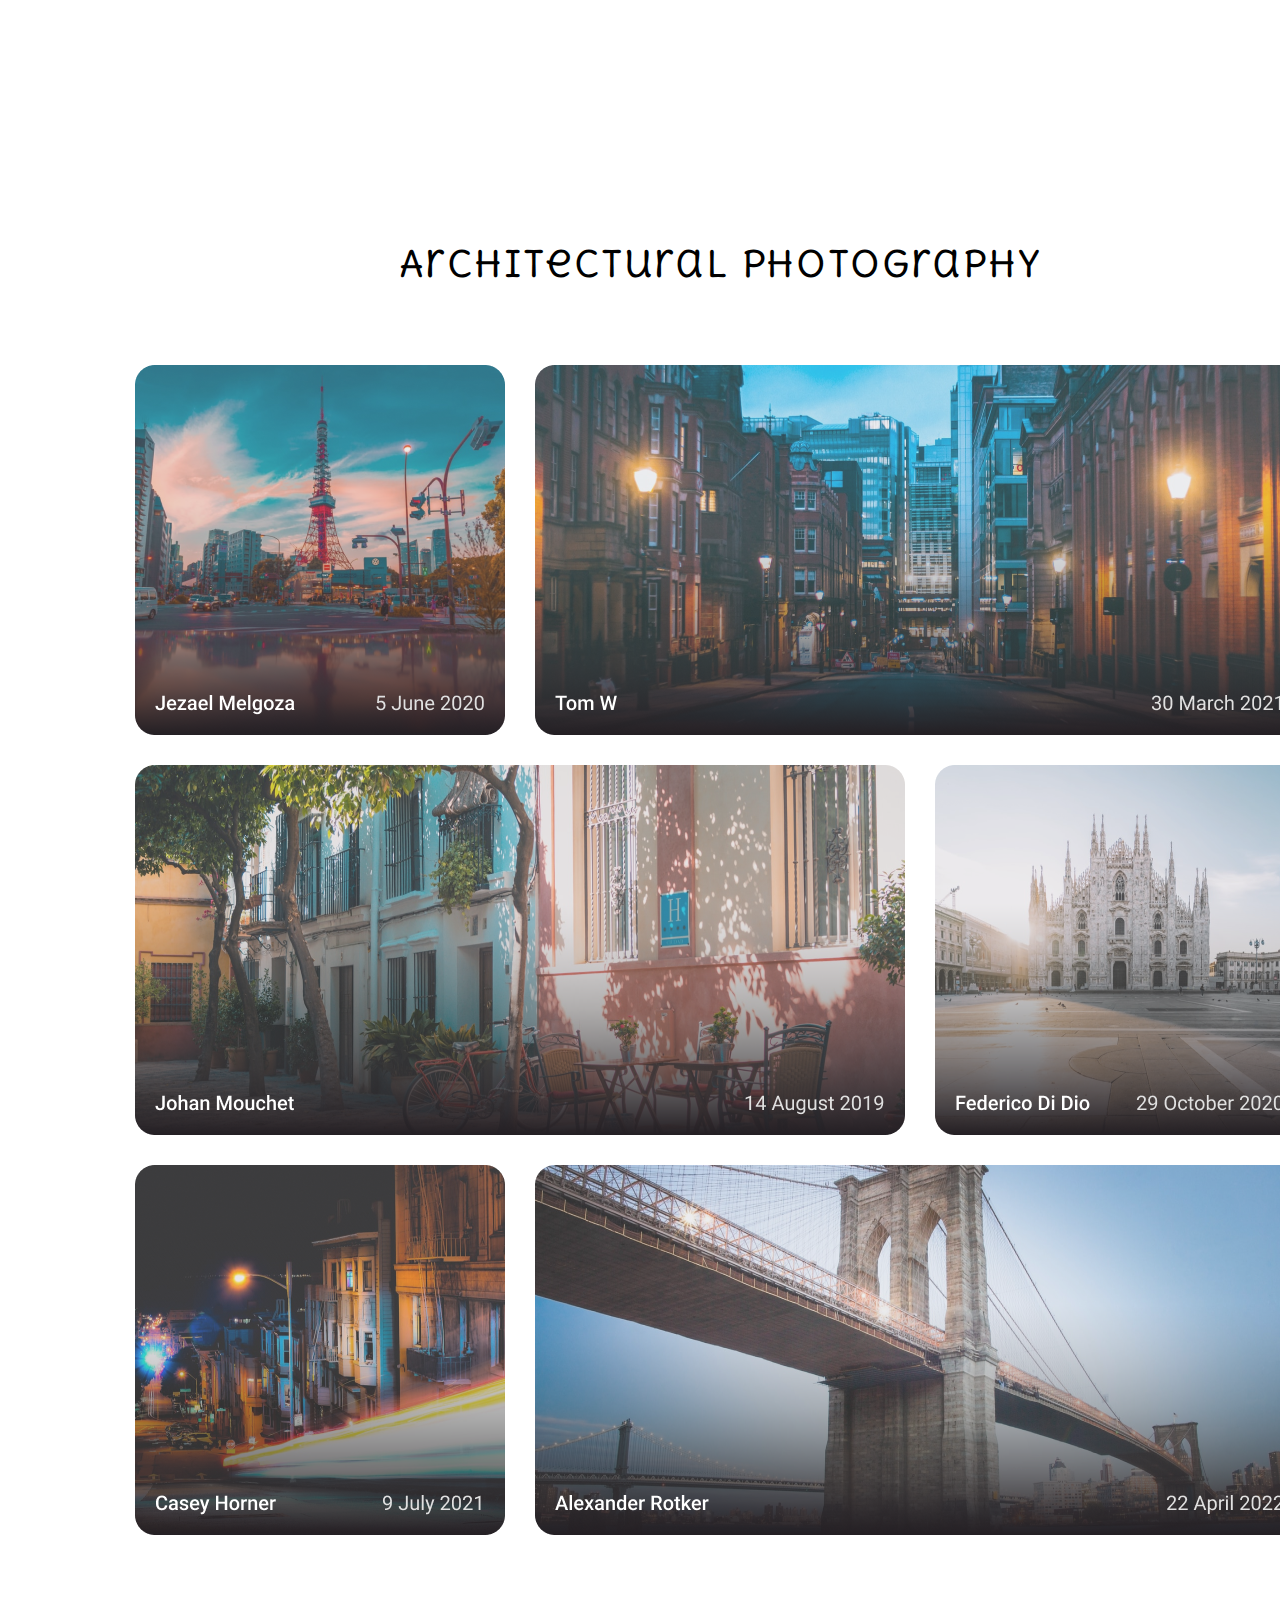
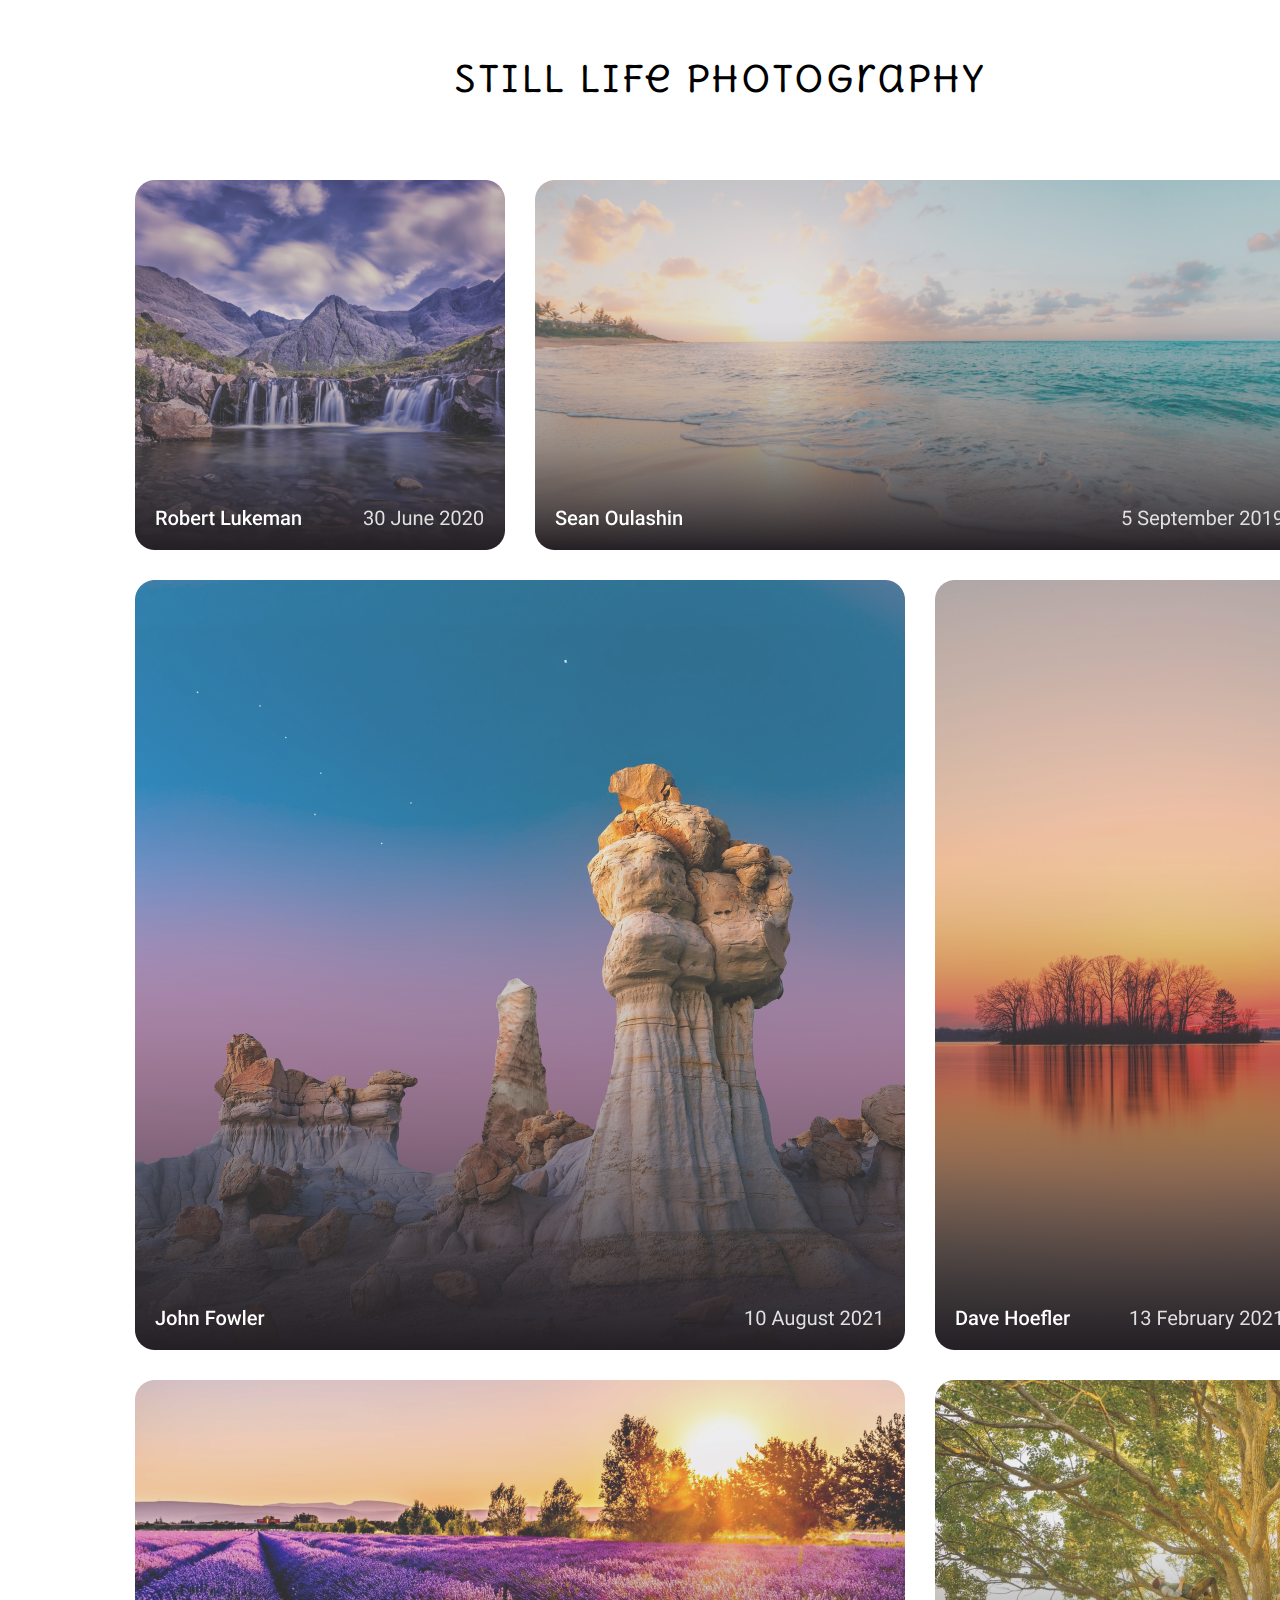
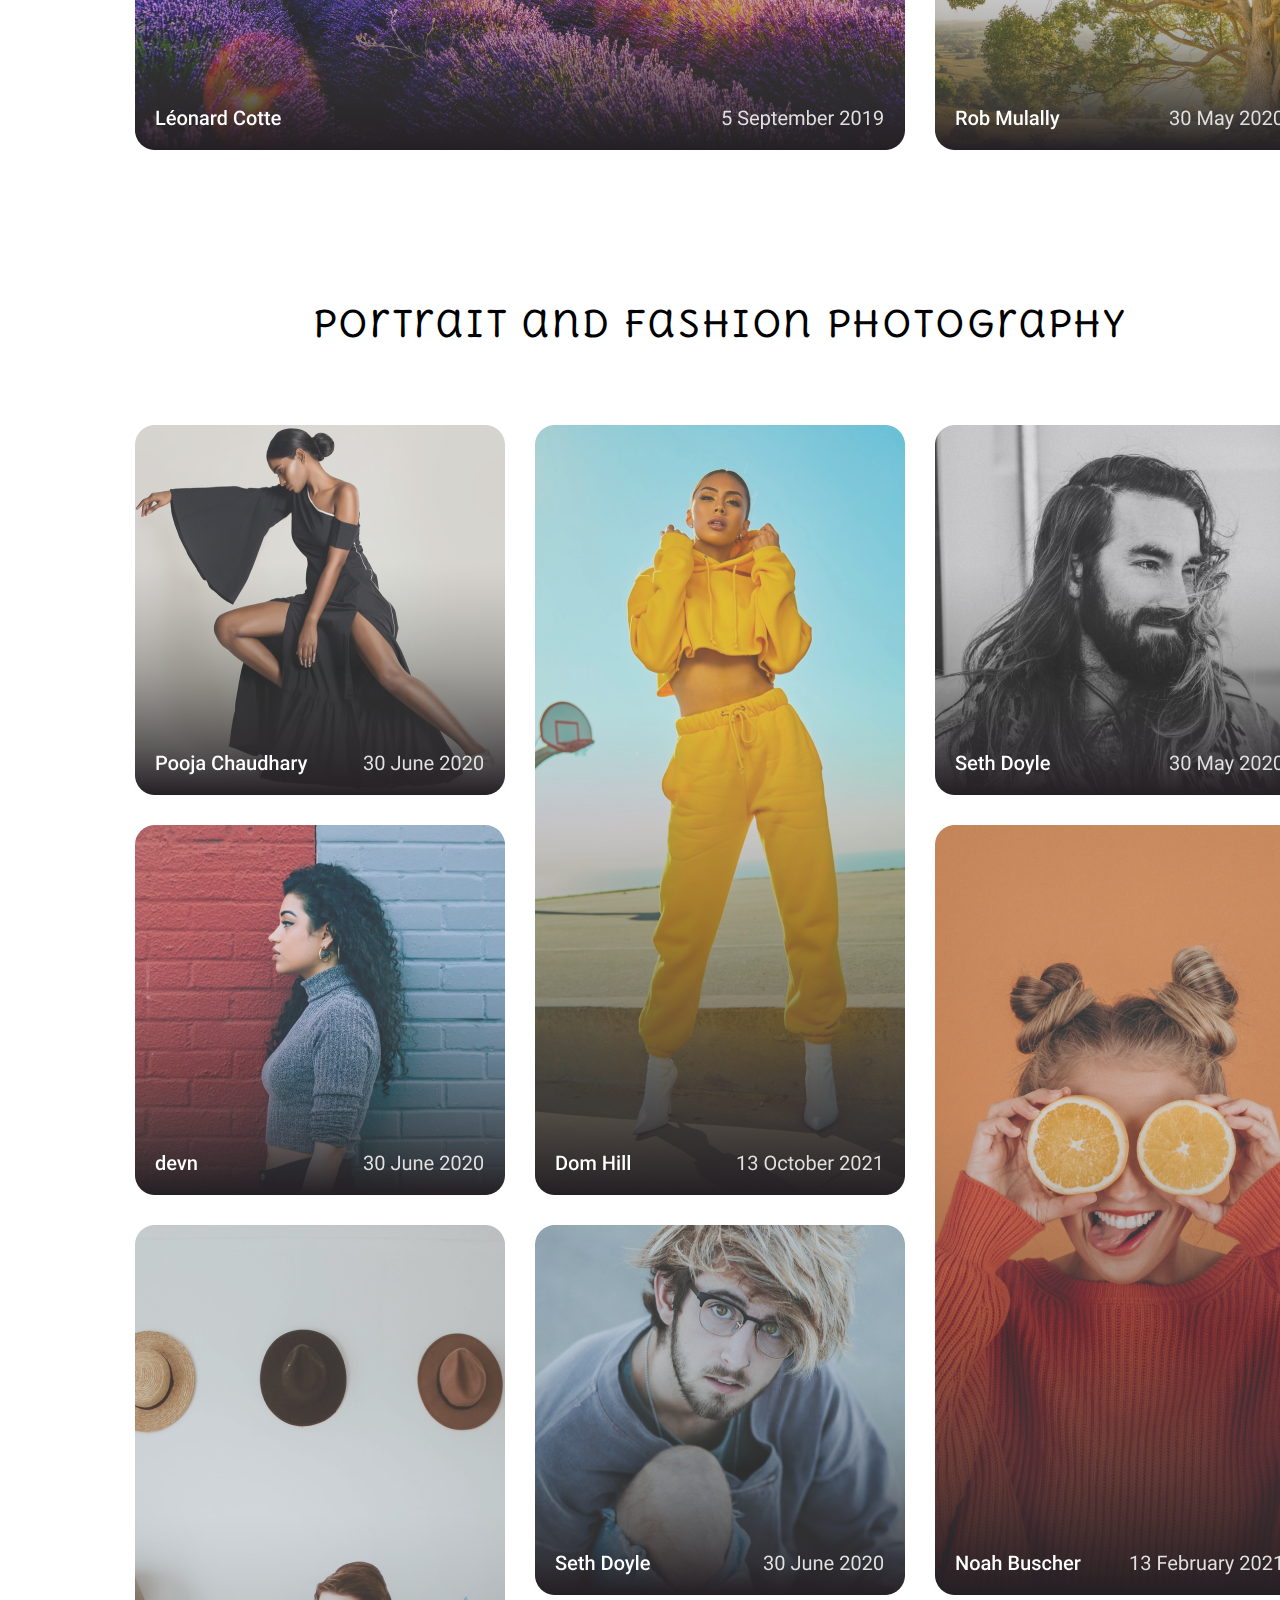
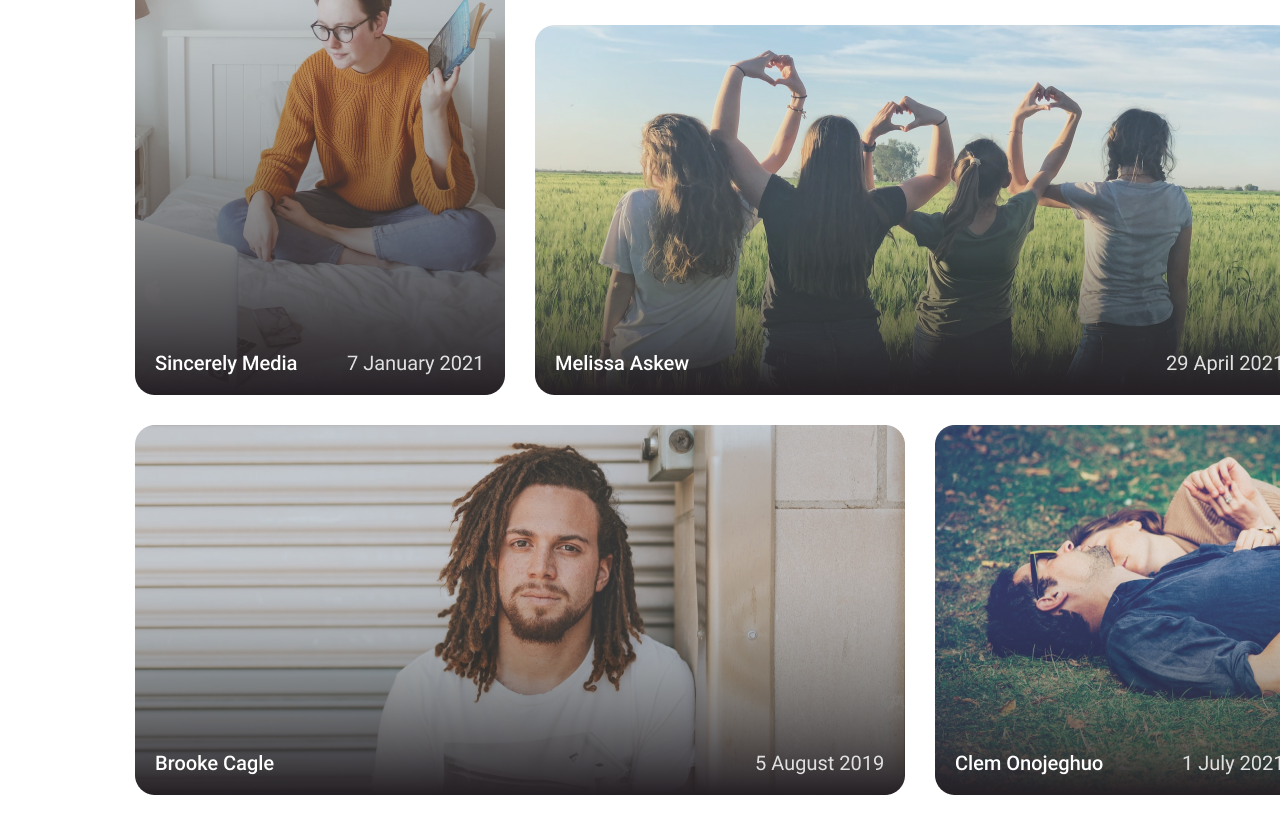
<file: hw_9/index.html>
<!DOCTYPE html>
<html lang="en">
<head>
    <meta charset="UTF-8">
    <meta http-equiv="X-UA-Compatible" content="IE=edge">
    <meta name="viewport" content="width=device-width, initial-scale=1.0">
    <link rel="preconnect" href="https://fonts.googleapis.com">
    <link rel="preconnect" href="https://fonts.gstatic.com" crossorigin>
    <link href="https://fonts.googleapis.com/css2?family=Delius+Unicase&family=Open+Sans:ital,wght@0,300;0,400;0,500;0,600;0,700;0,800;1,300;1,400;1,500;1,600;1,700;1,800&family=Raleway:wght@700&family=Roboto:wght@900&display=swap" rel="stylesheet">
    <link  href="./reset.css" rel="stylesheet"/>
    <link  href="style.css" rel="stylesheet"/>
    <title>Gallery</title>
</head>
<body>
  <header class="container">
    <h1 class="title">Architectural Photography</h1>
    <div class="media">
      <div class="grid-1-2">
        <div class="item"><img src="./images/item-square 1.png" alt="square"></div>
        <div class="item"><img src="./images/item-landscape 1.png" alt="landscape"></div>
      </div>
      <div class="grid-2-1">
        <div class="item"><img src="./images/item-landscape 2.png" alt="landscape"></div>
        <div class="item"><img src="./images/item-square 2.png" alt="square"></div>
      </div>
      <div class="grid-1-2">
        <div class="item"><img src="./images/item-square 3.png" alt="square"></div>
        <div class="item"><img src="./images/item-landscape 3.png" alt="landscape"></div>
      </div>
    </div>
    <h1 class="title">Still Life Photography</h1>
    <div class="layout-one">
      <div class="one"><img src="./images/item-square 4.png" alt="square"/></div>
      <div class="two"><img src="./images/item-landscape 4.png" alt="landscape"/></div>
      <div class="three"><img src="./images/item-square-big.png" alt="square-big"/></div>
      <div class="four"><img src="./images/item-portrait.png" alt="portrait"/></div>
      <div class="five"><img src="./images/item-landscape 5.png" alt="landscape"/></div>
      <div class="six"><img src="./images/item-square 5.png" alt="square"/></div>
    </div>
    <h1 class="title">Portrait and Fashion Photography</h1>
    <div class="layout-two">
      <div class="one-one"><img src="./images/one-one.png" alt="people"/></div>
      <div class="one-two"><img src="./images/one-two.png" alt="people"/></div>
      <div class="one-three"><img src="./images/one-three.png" alt="people"/></div>
      <div class="two-one"><img src="./images/two-one.png" alt="people"/></div>
      <div class="two-three"><img src="./images/two-three.png" alt="people"/></div>
      <div class="three-one"><img src="./images/three-one.png" alt="people"/></div>
      <div class="three-two"><img src="./images/three-two.png" alt="people"/></div>
      <div class="four-two"><img src="./images/four-two.png" alt="people"/></div>
      <div class="five-one"><img src="./images/five-one.png" alt="people"/></div>
      <div class="five-three"><img src="./images/five-three.png" alt="people"/></div>
    </div>
  </header>
</body>
</html>
</file>
<file: hw_13/style.css>
.container {
  width: 100%;
  max-width: 1200px;
  height: 2375px;
  margin: 0 auto;
  background: #FFFFFF;
}
header {
  display: flex;
  width: 100%;
  max-width: 1200px;
  height: 80px;
  flex-direction: row;
  justify-content: center;
  align-items: center;
}
.logo {
  width: 100%;
  height: 20px;
  max-width: 50px;
  justify-content: center;
  align-items: center;
  border: 1px solid #000000;
}
.nav {
  display: inline-flex;
  justify-content: center;
  align-items: center; 
  width: 261px; 
  margin: 0 601px 0 50px;
}
header nav ul li {
  display: inline-block;
  height: 28px;
  gap: 10px;
  font-family: 'Staatliches';
  font-style: normal;
  font-weight: 400;
  font-size: 22px;
  line-height: 28px;
  letter-spacing: 0.03em;
  color: #000000;
  align-items: flex-start; 
}
ul li :hover {
  text-decoration: none;
}
.companylogo {
  float: right;
  width: 238px;
  height: 54px;
  right: 120px;
  top: 0px;
}
main {
  margin: 13px 0 90px 0;
}
.chapter {
  position: absolute;
  display: inline-block;
  flex-direction: row;
  align-items: flex-start;
  padding: 0px;
  gap: 10px;
  width: 100%;
  
}
h1 {
  position: relative;
  width: 100%;
  height: 48px;
  font-family: 'Francois One';
  font-style: normal;
  font-weight: 400;
  font-size: 36px;
  line-height: 48px;
  letter-spacing: 0.04em;
  text-transform: uppercase;
  color: #000000;
  margin: 70px 0 40px 0;
}
span {
  width: 100px;
  height: 20px;
  font-family: 'Farro';
  font-style: normal;
  font-weight: 300;
  font-size: 30px;
  line-height: 30px;
  letter-spacing: 0.04em;
  color: #000000;
}
p {
  margin: 40px 0 40px;
}
</file>
<file: hw_14/style.css>
.container {
  width: 100%;
  max-width: 1200px;
  margin: 0 auto;
  background-image: url(./images/bg-picture.svg);
  background-position: right 0 top 200px;
  background-repeat: no-repeat;
  background-attachment: fixed;
}
header {
  width: 100%;
  max-width: 1200px;
  background-color: #fff;
  position: fixed;
  top: 0;
  height: 80px;
  display: grid;
  grid-template-columns: 100px 1fr 250px;
  align-items: center;
  left: 0;
  right: 0;
}
.logo {
  width: 100%;
  height: 20px;
  max-width: 50px;
  justify-content: center;
  align-items: center;
}  
.nav-menu {
  display: inline-flex;
  justify-content: center;
  align-items: center; 
  width: 261px; 
  margin: 0 550px 0 50px;
}
ul li :hover {
  text-decoration: none;
}
.nav-menu ul li {
  display: inline-block;
  height: 28px;
  gap: 10px;
  font-family: 'Staatliches';
  font-style: normal;
  font-weight: 400;
  font-size: 22px;
  line-height: 28px;
  letter-spacing: 0.03em;
  color: #000000;
  align-items: flex-start; 
}
.nav-menu ul li:nth-child(1) a:after {
  content: " /"
}

.companylogo {
  float: right;
  width: 238px;
  height: 54px;
  right: 120px;
  top: 0px;
}
main {
  position: relative;
  padding-top: 80px;
  display: grid;
  grid-template-columns: 385px 785px;
  gap: 30px;
  height: 2931px;
}
.sidebar {
   margin-top: 80px;
   
}   
.sidebar nav {
  position: sticky;
  top: 40px;
  font-family: 'Francois One';
  font-style: normal;
  font-weight: 400;
  font-size: 36px;
  line-height: 48px;
  letter-spacing: 0.04em;
  text-transform: uppercase;
  color: #000000;
}
.sidebar nav ul li {
  margin: 40px 0;
}
.content .item {
  position: relative;
  margin-top: 160px;
}
.content .item :before {
  content: "";
  display: block;
  position: absolute;
  top: -28px;
  left: 0;
  width: 100px;
  border: 8px solid #000;
  }    
h2 {
  display: inline-flex;
  align-items: flex-start;
  justify-content: flex-start;
  gap: 10px;
  width: 100%;
  height: 48px;
  font-family: 'Francois One';
  font-style: normal;
  font-weight: 400;
  font-size: 36px;
  line-height: 48px;
  letter-spacing: 0.04em;
  text-transform: uppercase;
  color: #000000;
}
span {
  width: 100px;
  height: 20px;
  font-family: 'Farro';
  font-style: normal;
  font-weight: 300;
  font-size: 15px;
  line-height: 15px;
  letter-spacing: 0.04em;
  color: #000000;
}
p {
  margin: 40px 0 40px;
  width: 785px;
  font-family: 'PT Sans';
  font-style: normal;
  font-weight: 400;
  font-size: 28px;
  line-height: 48px;
  color: #000000;
}
</file>
<file: hw_15/style.css>
.container {
  width: 100%;
  max-width: 570px;
  height: 590px;
  margin: 0 auto;
  flex-direction: row;
  justify-content: center;
  align-items: center;
  background: #FFFFFF;
  border: 1px solid #000;
  border-radius: 6px;
  margin-left: 35px;
}
h1 {
  margin-top: 35px;
  margin-left: 36px;
  width:500px;
  display: inline-block;
  font-family: 'Roboto';
  font-style: normal;
  font-weight: 500;
  font-size: 24px;
  line-height: 32px;
  color: #1C1C1C;
}
.form-item-first {
   margin-top: 20px;
   margin-left: 36px;
   width: 245px;
   display: inline-block;
}
.form-item-first :focus {
  border: 1px solid #007BFF;
}
.form-item-last {
   margin-top: 20px;
   width: 245px;
   display: inline-block;
}
.form-item-last :focus {
  border: 1px solid #007BFF;
}
label {
  font-family: 'Roboto';
  font-style: normal;
  font-weight: 400;
  font-size: 15px;
  line-height: 22px;
  letter-spacing: -0.2px;
  color: #545454;
}
.input-field {
  margin-top: 7px;
  box-sizing: border-box;
  width: 100%;
  min-height: 38px;
  margin-bottom: 10px;
  border: 1px solid #000;
  border-radius: 6px;
}
.email {
  margin-top: 20px;
  margin-left: 36px;
  box-sizing: border-box;
  width: 100%;
  width: 500px;
  min-height: 32px;
} 
.email :focus {
  border: 1px solid #007BFF;
} 
h3 {
  margin-top: 7px;
  font-family: 'Roboto';
  font-style: normal;
  font-weight: 400;
  font-size: 13px;
  line-height: 18px;
  letter-spacing: -0.1px;
  color: #969696;
}
.form-radio {
  margin-top: 20px;
  margin-left: 36px;
  display: flex;
  gap: 20px;
}
.form-radio :focus {
  background: #007BFF;
}
.country {
  margin-top: 20px;
  margin-left: 36px;
  width: 245px;
  height: 67px;
  display: inline-block;
}
select {
  box-sizing: border-box;
  margin-top: 7px;
  width: 245px;
  height: 38px;
  font-family: 'Inter';
  font-style: normal;
  font-weight: 400;
  font-size: 15px;
  line-height: 22px;
  margin-bottom: 10px;
  border: 1px solid #000;
  border-radius: 6px;
}
.country :focus {
  border: 1px solid #007BFF;
}
option {
  display: block;
  white-space: pre;
  min-height: 1,2em;
  padding: 0 2px 1px;
  font-family: 'Inter';
  font-style: normal;
  font-weight: 400;
  font-size: 15px;
  line-height: 22px;
  letter-spacing: -0.2px;
  color: #545454;
}
.city {
  width: 245px;
  height: 67px;
  display: inline-block;
  gap: 10px;
}
.city :focus {
  border: 1px solid #007BFF;
}
.btn {
  margin-top: 20px;
  margin-left: 36px;
  width: 500px;
  float: left;
  font-family: 'Roboto';
  font-style: normal;
  font-weight: 500;
  font-size: 15px;
  line-height: 22px;
  text-align: center;
  letter-spacing: -0.1px;
  color: #FFFFFF;
}
.second {
  width: 500px;
  height: 38px;
  float: right;
  color: #FFFFFF;
  background: #007BFF;
  border: 1px solid #E4E4E4;
  border-radius: 6px;
}
.text {
  margin-top: 22px;
  margin-left: 80px;
  width: 380px;
  height: 36px;
  display: inline-flex;
  justify-content: center;
  align-items: center;
  font-family: 'Roboto';
  font-style: normal;
  font-weight: 400;
  font-size: 13px;
  line-height: 18px;
  text-align: center;
  color: #969696;
}
span  a {
  font-family: 'Inter';
  font-style: normal;
  font-weight: 400;
  font-size: 13px;
  line-height: 18px;
  text-align: center;
  letter-spacing: -0.1px;
  color: #007BFF;
  text-decoration: unset;
}
.account {
  margin-top: 21px;
  margin-left: 176px;
  width: 277px;
  height: 22px;
  display: grid;
  grid-template-columns: 1fr 1fr;
}
h2 {
  font-family: 'Roboto';
  font-style: normal;
  font-weight: 400;
  font-size: 15px;
  line-height: 22px;
  color: #545454;
}
p {
  font-family: 'Roboto';
  font-style: normal;
  font-weight: 500;
  font-size: 15px;
  line-height: 22px;
  color: #007BFF;
}
</file>
<file: hw_7/style.css>
container {
  width: 100%;
  max-width: 1200px;
  margin: 0 auto;
}
header {
  display: flex;
  width: 1200px;
  height: 80px;
  flex-direction: row;
  justify-content: center;
  align-items: center;
}
header logo {
  width: 200px;
}
header nav {
  width: 352px; 
  margin: 0 192px;
   
}
header nav ul li {
  display: inline-block;
  text-decoration: none;
  height: 28px;
  gap: 20px;
  font-family: 'Montserrat';
  font-style: normal;
  font-weight: 400;
  font-size: 16px;
  line-height: 28px;
  color: #2F281E;
  align-items: flex-start; 
}
.btn {
  width: 252px;
  float: left;
  
  }
.button {
  width: 110px; 
  width: 58px;
  height: 20px;
  font-family: 'Montserrat';
  font-style: normal;
  font-weight: 600;
  font-size: 16px;
  line-height: 20px;
  color: #2F281E;
  padding: 13px 25px;
  
}
.first {
  float: left;
  border: 1px solid #BCD0E5;
  border-radius: 4px;
}
.second {
  float: right;
  color: #FFFFFF;
  background: #FF9900;
  border-radius: 4px;
}
.section {
  margin: 70px;
} 
  .title {
  font-family: 'Montserrat';
  font-style: normal;
  font-weight: 700;
  font-size: 44px;
  line-height: 54px;
  color: #2F281E;
  width: 500px;
  height: 110px;
  left: 0px;
  top: 97px;
}
.subtitle {
  font-family: 'Montserrat';
  font-style: normal;
  font-weight: 400;
  font-size: 18px;
  line-height: 28px;
  color: #544837;
  width: 500px;
  height: 91px;
  left: 0px;
  top: 237px;
  margin-top: 30px;
}
.button-large {
  display: flex;
  flex-direction: row;
  justify-content: center;
  align-items: center;
  padding: 13px 40px;
  width: 180px;
  height: 50px;
  left: 0px;
  top: 348px;
  background: #FF9900;
  border-radius: 4px;
  margin-top: 20px;
}
.third {
  font-family: 'Poppins';
  font-style: normal;
  font-weight: 700;
  font-size: 16px;
  line-height: 24px;
  text-align: center;
  color: #FFFFFF;
  background: #FF9900;
  border: 0;
  }
  .text {
    display: inline-block;
    margin: 97px 0;
    width: 500px;
    height: 301px;
  }
  .img {
    display: inline-block;
    gap: 56px;
  }
</file>
<file: hw_8/style.css>
container {
  width: 100%;
  max-width: 1200px;
  margin: 0 auto;
}
header {
  display: flex;
  width: 100%;
  max-width: 1200px;
  height: 80px;
  flex-direction: row;
  justify-content: center;
  align-items: center;
}
header logo {
  width: 200px;
}
header nav {
  width: 352px; 
  margin: 0 192px;
   
}
header nav ul li {
  display: inline-block;
  height: 28px;
  gap: 20px;
  font-family: 'Montserrat';
  font-style: normal;
  font-weight: 400;
  font-size: 16px;
  line-height: 28px;
  color: #2F281E;
  align-items: flex-start; 
}
header nav ul li :hover {
  text-decoration: none;
}
.btn {
  width: 252px;
  float: left;
  
  }
.button {
  width: 110px; 
  width: 58px;
  height: 20px;
  font-family: 'Montserrat';
  font-style: normal;
  font-weight: 600;
  font-size: 16px;
  line-height: 20px;
  color: #2F281E;
  padding: 13px 25px;
  
}
.first {
  float: left;
  border: 1px solid #BCD0E5;
  border-radius: 4px;
}
.second {
  float: right;
  color: #FFFFFF;
  background: #FF9900;
  border-radius: 4px;
}
main {
  width: 100%;
  max-width: 1200px;
} 
.title {
  font-family: 'Montserrat';
  font-style: normal;
  font-weight: 700;
  font-size: 44px;
  line-height: 54px;
  color: #2F281E;
  width: 500px;
  height: 110px;
  left: 0px;
  top: 97px;
}
.subtitle {
  font-family: 'Montserrat';
  font-style: normal;
  font-weight: 400;
  font-size: 18px;
  line-height: 28px;
  color: #544837;
  width: 500px;
  height: 91px;
  left: 0px;
  top: 237px;
  margin-top: 30px;
}
.button-large {
  display: flex;
  flex-direction: row;
  justify-content: center;
  align-items: center;
  padding: 13px 40px;
  width: 180px;
  height: 50px;
  left: 0px;
  top: 348px;
  background: #FF9900;
  border-radius: 4px;
  margin-top: 20px;
}
.third {
  font-family: 'Poppins';
  font-style: normal;
  font-weight: 700;
  font-size: 16px;
  line-height: 24px;
  text-align: center;
  color: #FFFFFF;
  background: #FF9900;
  border: 0;
}
.text {
  display: inline-block;
  margin: 97px 0;
  width: 500px;
  height: 301px;
}
.img {
  display: inline-block;
  gap: 56px;
}
h2 {
  font-family: 'Montserrat';
  font-style: normal;
  font-weight: 700;
  font-size: 36px;
  line-height: 44px;
  text-align: center;
  color: #2F281E;
  margin: 99px 450px 0 451px;
  width: 539px;
  height: 88px;
  margin: 99px 330px 0 331px;
}
.features {
  display: flex;
  justify-content: space-between;
  align-items: center;  
  width: 1200px;
  background: linear-gradient(179.61deg, rgba(255, 229, 210, 0.629261) 0.33%, rgba(255, 244, 229, 0.0001) 99.67%);
  }
.item {
  width: 270px;
  height: 175px;
  gap: 40px;
  margin: 50px 0 70px;
}
h3 {
  font-family: 'Montserrat';
  font-style: normal;
  font-weight: 600;
  font-size: 22px;
  line-height: 27px;
  color: #2F281E;
  margin: 30px 0;
}
span {
  font-family: 'Montserrat';
  font-style: normal;
  font-weight: 500;
  font-size: 16px;
  line-height: 26px;
  color: #544837;
}
.button {
  display: flex;
  flex-direction: row;
  justify-content: center;
  align-items: center;
  padding: 13px 40px;
  width: 180px;
  height: 50px;
  left: 0px;
  top: 348px;
  background: #FF9900;
  border-radius: 4px;
  margin-top: 20px;
  margin: 0 500px 74px 510px;
}
.four {
  font-family: 'Poppins';
  font-style: normal;
  font-weight: 700;
  font-size: 16px;
  line-height: 24px;
  text-align: center;
  color: #FFFFFF;
  background: #FF9900;
  border: 0;
}
footer {
  width: 100%;
  max-width: 1200px;
  height: 209px;
  display: flex;
  justify-content: space-between;
  align-items: center;
  margin: 0 0 70px 0;
}
footer logo {
  display: flex;
  align-self: flex-start;
  width: 200px;
  height: 32px;
 
}  
.footer-menu {
  display: flex;
  flex-direction: column;
  width: 135px;
  height: 209px;
  font-family: 'Montserrat';
  font-style: normal;
  font-weight: 500;
  font-size: 16px;
  line-height: 26px;
  color: #544837;
}
footer nav ul {
  display: flex;
  flex-direction: column;
  gap: 15px;
}  
.subscribe {
  display: flex;
  flex-direction: column;
  width: 340px;
  height: 207px;
  gap: 10px;
  font-family: 'Gotham';
  font-style: normal;
  font-weight: 700;
  font-size: 20px;
  line-height: 30px;
  color: #2F281E;
}
.button-five {
  display: flex;
  flex-direction: row;
  justify-content: center;
  align-items: center;
  padding: 13px 40px;
  width: 180px;
  height: 50px;
  left: 0px;
  top: 348px;
  background: #FF9900;
  border-radius: 4px;
  margin-top: 20px;
  margin: 23px 160px 72px 0;
}
.five {
  font-family: 'Poppins';
  font-style: normal;
  font-weight: 700;
  font-size: 16px;
  line-height: 24px;
  text-align: center;
  color: #FFFFFF;
  background: #FF9900;
  border: 0;
}
</file>
<file: hw_9/style.css>
container {
  width: 100%;
  max-width: 1295px;
  margin: 0 auto;
}
header {
position: absolute;
width: 1170px;
height: 1295px;
left: 135px;
top: 120px;

}
.title {
height: 45px;
left: 397px;
top: 120px;
font-family: 'Delius Unicase';
font-style: normal;
font-weight: 400;
font-size: 36px;
line-height: 45px;
text-align: center;
letter-spacing: 0.05em;
color: #000000;
margin: 120px 0 80px 0;
}
.grid-1-2 {
    display: grid;
    grid-template-columns: 1fr 2fr;
    gap: 30px;
    margin: 5px 0;
}
.grid-2-1 {
    display: grid;
    grid-template-columns: 2fr 1fr;
    gap: 30px;
    margin: 30px 0;
}
.item {
      position: relative;
}
.item:hover .header {
    opacity: 01;
}
.layout-one {
    display: grid;
    grid-template-columns: 400px 400px 370px;
    grid-template-rows: 1fr 2fr 1fr;
    grid-template-areas: "one two two"
                         "three three four"
                         "five five six";
}
.one {
    grid-area: one;
    margin: 0 30px 30px 0;
}
.two {
    grid-area: two;
    margin: 0;
}  
.three {
    grid-area: three;
    margin: 0;
} 
.four {
    grid-area: four;
    margin: 0;
} 
.five {
    grid-area: five;
    margin: 0;
}
.six {
    grid-area: six;
    margin: 0;
}
.layout-two {
display: grid;
    grid-template-columns: 400px 400px 370px;
    grid-template-rows: 1fr 1fr 1fr 1fr 1fr;
    grid-template-areas: "one-one one-two one-three"
                         "two-one one-two two-three"
                         "three-one three-two two-three"
                         "three-one four-two four-two"
                         "five-one five-one five-three";
}
.one-one {
    grid-area: one-one;
    margin: 0 30px 30px 0;
}
.one-two {
    grid-area: one-two;
}
.one-three {
    grid-area: one-three;
}
.two-one {
    grid-area: two-one;
}
.two-three {
    grid-area: two-three;
}
.three-one {
    grid-area: three-one;
}
.three-two {
    grid-area: three-two;
}
.four-two {
    grid-area: four-two;
}
.five-one {
    grid-area: five-one;
}.five-three {
    grid-area: five-three;
}
</file>
